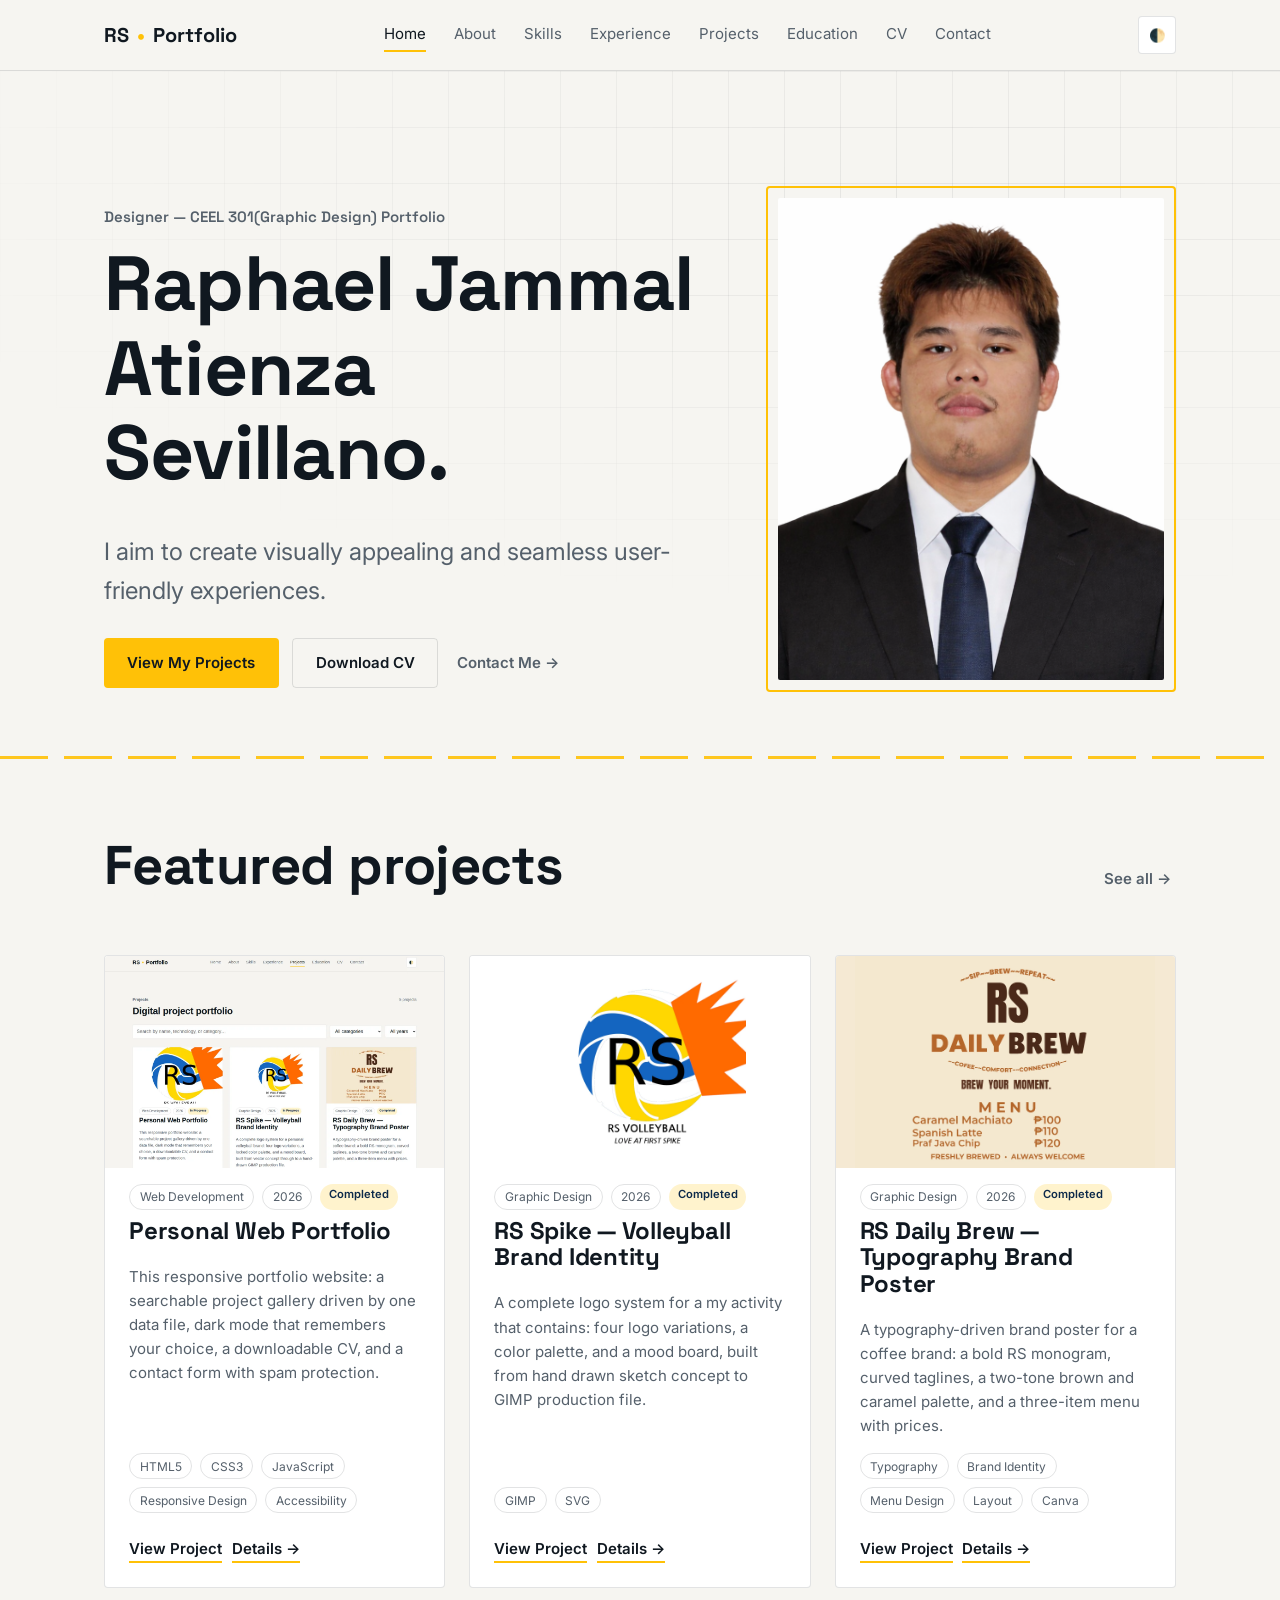
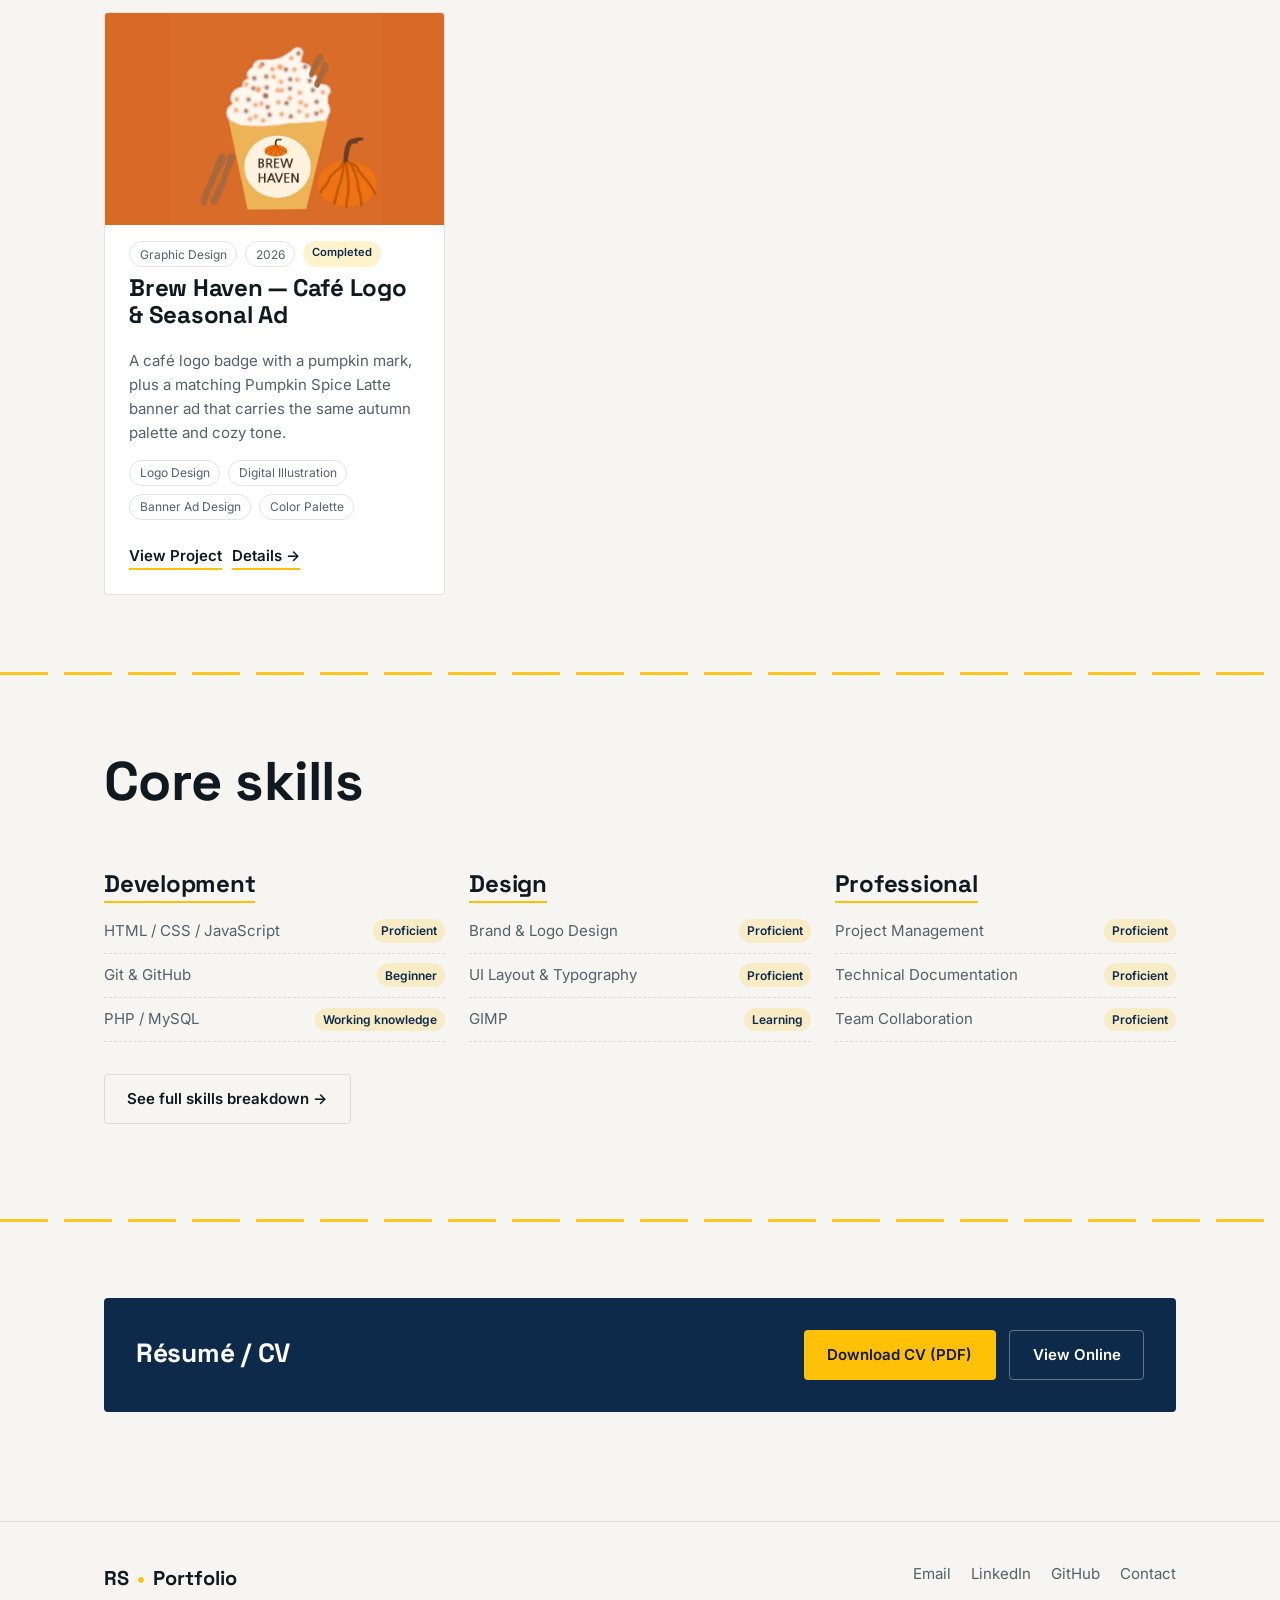
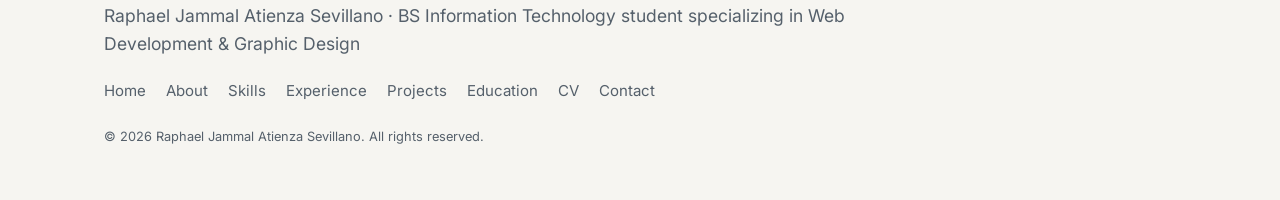
<file: index.html>
<!DOCTYPE html>
<html lang="en">
<head>
 <!-- Google tag (gtag.js) -->
<script async src="https://googletagmanager.com"></script>
<script>
  window.dataLayer = window.dataLayer || [];
  function gtag(){dataLayer.push(arguments);}
  gtag('js', new Date());

  gtag('config', 'G-WEVZQGVQ27');
</script> 
<meta charset="UTF-8" />
<meta name="viewport" content="width=device-width, initial-scale=1.0" />
<title>Raphael Jammal Atienza Sevillano. | Web Developer & Designer Portfolio</title>
<meta name="description" content="Portfolio of Raphael Jammal A. Sevillano — web developer and designer. Browse projects, skills, and experience, and download my CV." />
<link rel="canonical" href="https://raphaelsevillano-cmd.github.io/" />
<meta property="og:type" content="website" />
<meta property="og:site_name" content="Raphael Jammal Atienza. Sevillano — Portfolio" />
<meta property="og:title" content="Raphael Jammal Atienza. Sevillano | Web Developer &amp; Designer Portfolio" />
<meta property="og:description" content="Portfolio of Raphael Jammal A. Sevillano — web developer and designer. Browse projects, skills, and experience, and download my CV." />
<meta property="og:url" content="https://raphaelsevillano-cmd.github.io/" />
<meta property="og:image" content="https://raphaelsevillano-cmd.github.io/assets/images/raprap.png" />
<meta property="og:image:alt" content="Portrait of Raphael Jammal Atienza. Sevillano" />
<meta name="twitter:card" content="summary_large_image" />
<meta name="twitter:title" content="Raphael Jammal Atienza. Sevillano | Web Developer &amp; Designer Portfolio" />
<meta name="twitter:description" content="Portfolio of Raphael Jammal Atienza. Sevillano — web developer and designer. Browse projects, skills, and experience, and download my CV." />
<meta name="twitter:image" content="https://raphaelsevillano-cmd.github.io/assets/images/raprap.png" />
<meta name="keywords" content="Raphael, web developer portfolio, front-end developer, designer, RS Spike, student portfolio" />
<link rel="icon" href="data:," />
<link rel="preconnect" href="https://fonts.googleapis.com" />
<link rel="preconnect" href="https://fonts.gstatic.com" crossorigin />
<link href="https://fonts.googleapis.com/css2?family=Space+Grotesk:wght@500;600;700&family=Inter:wght@400;500;600&display=swap" rel="stylesheet" />
<link rel="stylesheet" href="./css/style.css" />
</head>
<body>  
 
<header class="site-header">
  <nav class="nav">
    <a href="index.html" class="brand-mark">RS<span class="dot">•</span>Portfolio</a>
    <div class="nav-links" data-nav-links>
      <a href="index.html" aria-current="page">Home</a>
      <a href="about.html">About</a>
      <a href="skills.html">Skills</a>
      <a href="experience.html">Experience</a>
      <a href="projects.html">Projects</a>
      <a href="education.html">Education</a>
      <a href="about.html#cv">CV</a>
      <a href="contact.html">Contact</a>
    </div>
    <div class="nav-controls">
      <button class="theme-toggle" data-theme-toggle aria-label="Toggle dark mode">🌓</button>
      <button class="menu-btn" data-menu-toggle aria-label="Open menu" aria-expanded="false">
        <svg viewBox="0 0 24 24" fill="none" stroke="currentColor" stroke-width="2"><path d="M3 6h18M3 12h18M3 18h18"/></svg>
      </button>
    </div>
  </nav>
</header>

<main>
  <section class="hero">
    <div class="wrap hero-grid">
      <div>
        <p class="eyebrow">Designer — CEEL 301(Graphic Design) Portfolio</p>
        <h1>Raphael Jammal Atienza Sevillano.</h1>
        <p class="tagline">I aim to create visually appealing and seamless user-friendly experiences.</p>
        <div class="hero-actions">
          <a href="projects.html" class="btn btn-primary">View My Projects</a>
          <a href="assets/Raphael Sevillano CV Resume (1).pdf" class="btn btn-outline" download>Download CV</a>
          <a href="contact.html" class="btn btn-ghost">Contact Me →</a>
        </div>
      </div>
      <div class="portrait-frame">
        <img src="assets/images/raprap.png" alt="Portrait of Raphael Jammal A. Sevillano" />
      </div>
    </div>
  </section>

  <hr class="court-rule" />

  <section>
    <div class="wrap">
      <div class="section-head">
        <h2>Featured projects</h2>
        <a href="projects.html" class="btn-ghost btn">See all →</a>
      </div>
      <div class="project-grid" data-project-grid data-base-path="" data-featured-only="true"></div>
    </div>
  </section>

  <hr class="court-rule" />

  <section>
    <div class="wrap">
      <div class="section-head"><h2>Core skills</h2></div>
      <div class="skills-grid">
        <div class="skill-category">
          <h3>Development</h3>
          <ul class="skill-list">
            <li>HTML / CSS / JavaScript <span class="level">Proficient</span></li>
            <li>Git &amp; GitHub <span class="level">Beginner</span></li>
            <li>PHP / MySQL <span class="level">Working knowledge</span></li>
          </ul>
        </div>
        <div class="skill-category">
          <h3>Design</h3>
          <ul class="skill-list">
            <li>Brand &amp; Logo Design <span class="level">Proficient</span></li>
            <li>UI Layout &amp; Typography <span class="level">Proficient</span></li>
            <li>GIMP <span class="level">Learning</span></li>
          </ul>
        </div>
        <div class="skill-category">
          <h3>Professional</h3>
          <ul class="skill-list">
            <li>Project Management <span class="level">Proficient</span></li>
            <li>Technical Documentation <span class="level">Proficient</span></li>
            <li>Team Collaboration <span class="level">Proficient</span></li>
          </ul>
        </div>
      </div>
      <p class="mt-2"><a href="skills.html" class="btn btn-outline">See full skills breakdown →</a></p>
    </div>
  </section>

  <hr class="court-rule" />

  <section id="cv">
    <div class="wrap">
      <div class="cv-box">
        <div>
          <h2 style="margin-bottom:0.25rem;">Résumé / CV</h2>
        </div>
        <div class="hero-actions">
          <a href="assets/Raphael Sevillano CV Resume (1).pdf" class="btn btn-primary" download>Download CV (PDF)</a>
          <a href="assets/Raphael Sevillano CV Resume (1).pdf" class="btn btn-outline" target="_blank" rel="noopener">View Online</a>
        </div>
      </div>
    </div>
  </section>
</main>

<!-- Project details popup -->
<dialog class="modal" id="project-dialog" aria-labelledby="project-dialog-title">
  <div class="modal-inner">
    <button type="button" class="modal-close" data-close-dialog aria-label="Close project details">×</button>
    <div id="project-dialog-body"></div>
  </div>
</dialog>

<footer class="site-footer">  
  <div class="wrap">
    <div class="footer-grid">
      <div>
        <div class="brand-mark">RS<span class="dot">•</span>Portfolio</div>
        <p style="margin:0.5rem 0 0;">Raphael Jammal Atienza Sevillano · BS Information Technology student specializing in Web Development &amp; Graphic Design</p>
      </div>
      <div class="footer-links">
        <a href="mailto:rasevillano@ccc.edu.ph">Email</a>
        <a href="https://www.linkedin.com/in/raphael-sevillano-60b64a396/?isSelfProfile=true" target="_blank" rel="noopener">LinkedIn</a>
        <a href="https://github.com/RaphaelSevillano-cmd" target="_blank" rel="noopener">GitHub</a>
        <a href="contact.html">Contact</a>
      </div>
    </div>
    <nav class="footer-quick" aria-label="Footer">
      <a href="index.html">Home</a>
      <a href="about.html">About</a>
      <a href="skills.html">Skills</a>
      <a href="experience.html">Experience</a>
      <a href="projects.html">Projects</a>
      <a href="education.html">Education</a>
      <a href="about.html#cv">CV</a>
      <a href="contact.html">Contact</a>
    </nav>
    <p class="copyright">© 2026 Raphael Jammal Atienza Sevillano. All rights reserved.</p>
  </div>
</footer>

<script src="./projects-data.js"></script>
<script src="./main.js"></script>
<script src="./goatcounter.js"></script>
</body>
</html>
</file>
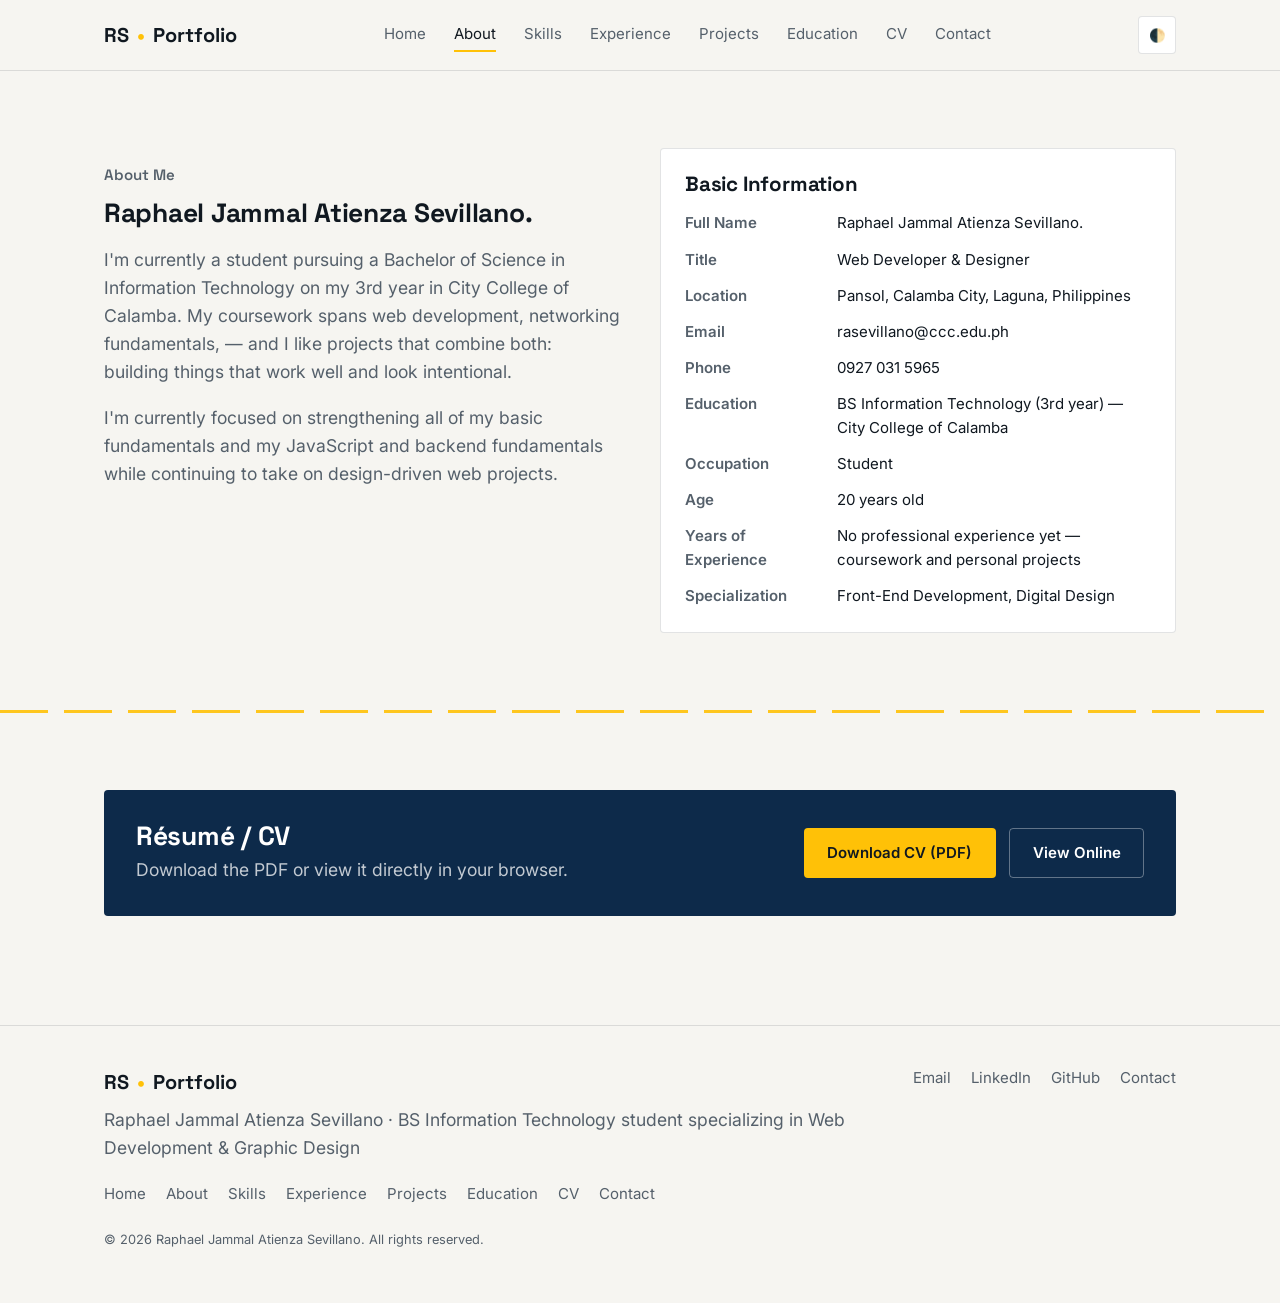
<file: about.html>
<!DOCTYPE html>
<html lang="en">
<head>
 <!-- Google tag (gtag.js) -->
<script async src="https://googletagmanager.com"></script>
<script>
  window.dataLayer = window.dataLayer || [];
  function gtag(){dataLayer.push(arguments);}
  gtag('js', new Date());

  gtag('config', 'G-WEVZQGVQ27');
</script>
<meta charset="UTF-8" />
<meta name="viewport" content="width=device-width, initial-scale=1.0" />
<title>About | Raphael Jammal Atienza Sevillano.</title>
<meta name="description" content="About Raphael Jammal Atienza. Sevillano — background, specializations, and professional summary." />
<link rel="canonical" href="https://raphaelsevillano-cmd.github.io/about.html" />
<meta property="og:type" content="website" />
<meta property="og:site_name" content="Raphael Jammal Atienza. Sevillano — Portfolio" />
<meta property="og:title" content="About | Raphael Jammal Atienza. Sevillano" />
<meta property="og:description" content="About Raphael Jammal Atienza. Sevillano — background, specializations, and professional summary." />
<meta property="og:url" content="https://raphaelsevillano-cmd.github.io/about.html" />
<meta property="og:image" content="https://raphaelsevillano-cmd.github.io/assets/images/raprap.jpeg" />
<meta property="og:image:alt" content="Portrait of Raphael Jammal Atienza. Sevillano" />
<meta name="twitter:card" content="summary_large_image" />
<meta name="twitter:title" content="About | Raphael Jammal Atienza. Sevillano" />
<meta name="twitter:description" content="About Raphael Jammal Atienza. Sevillano — background, specializations, and professional summary." />
<meta name="twitter:image" content="https://raphaelsevillano-cmd.github.io/assets/images/raprap.jpeg" />
<link rel="icon" href="data:," />
<link rel="preconnect" href="https://fonts.googleapis.com" />
<link rel="preconnect" href="https://fonts.gstatic.com" crossorigin />
<link href="https://fonts.googleapis.com/css2?family=Space+Grotesk:wght@500;600;700&family=Inter:wght@400;500;600&display=swap" rel="stylesheet" />
<link rel="stylesheet" href="./css/style.css" />
</head> 
<body>
 
<header class="site-header">
  <nav class="nav">
    <a href="index.html" class="brand-mark">RS<span class="dot">•</span>Portfolio</a>
    <div class="nav-links" data-nav-links>
      <a href="index.html">Home</a>
      <a href="about.html" aria-current="page">About</a>
      <a href="skills.html">Skills</a>
      <a href="experience.html">Experience</a>
      <a href="projects.html">Projects</a>
      <a href="education.html">Education</a>
      <a href="about.html#cv">CV</a>
      <a href="contact.html">Contact</a>
    </div>
    <div class="nav-controls">
      <button class="theme-toggle" data-theme-toggle aria-label="Toggle dark mode">🌓</button>
      <button class="menu-btn" data-menu-toggle aria-label="Open menu" aria-expanded="false">
        <svg viewBox="0 0 24 24" fill="none" stroke="currentColor" stroke-width="2"><path d="M3 6h18M3 12h18M3 18h18"/></svg>
      </button>
    </div>
  </nav>
</header>

<main>
  <section>
    <div class="wrap about-grid">
      <div>
        <p class="eyebrow">About Me</p>
        <h1>Raphael Jammal Atienza Sevillano.</h1>

        <p>
          <!-- EDIT ME: replace with your real bio — who you are, your background,
               areas of expertise, the kinds of projects you've completed, and your
               professional goals. Two to three short paragraphs read best. -->
          I'm currently a student pursuing a Bachelor of Science in Information Technology on my 3rd year in City College of Calamba.
           My coursework spans web development, networking fundamentals, — and I like
          projects that combine both: building things that work well and look intentional.
        </p>
        
        <p>
          I'm currently focused on strengthening all of my basic fundamentals and my JavaScript and backend
          fundamentals while continuing to take on design-driven web
          projects.
        </p>
      </div>
      <div>
        <div class="card">
          <h3 style="margin-bottom:1rem;">Basic Information</h3>
          <dl class="info-list">
            <div><dt>Full Name</dt><dd>Raphael Jammal Atienza Sevillano.</dd></div>
            <div><dt>Title</dt><dd>Web Developer &amp; Designer</dd></div>
            <div><dt>Location</dt><dd>Pansol, Calamba City, Laguna, Philippines</dd></div>
            <div><dt>Email</dt><dd><a href="mailto:rasevillano@ccc.edu.ph">rasevillano@ccc.edu.ph</a></dd></div>
            <div><dt>Phone</dt><dd><a href="tel:+639270315965">0927 031 5965</a></dd></div>
            <div><dt>Education</dt><dd>BS Information Technology (3rd year) — City College of Calamba</dd></div>
            <div><dt>Occupation</dt><dd>Student</dd></div>
            <div><dt>Age</dt><dd>20 years old </dd></div>
            <div><dt>Years of Experience</dt><dd>No professional experience yet — coursework and personal projects</dd></div> 
            <div><dt>Specialization</dt><dd>Front-End Development, Digital Design</dd></div>
          </dl>
        </div>
      </div>
    </div>
  </section>

  <hr class="court-rule" />

  <section id="cv">
    <div class="wrap">
      <div class="cv-box">
        <div>
          <h2 style="margin-bottom:0.25rem;">Résumé / CV</h2>
          <p>Download the PDF or view it directly in your browser.</p>
        </div>
        <div class="hero-actions">
          <a href="assets/Raphael Sevillano CV Resume (1).pdf" class="btn btn-primary" download>Download CV (PDF)</a>
          <a href="assets/Raphael Sevillano CV Resume (1).pdf" class="btn btn-outline" target="_blank" rel="noopener">View Online</a>
        </div>
      </div>
    </div>
  </section>
</main>

<footer class="site-footer">
  <div class="wrap">
    <div class="footer-grid">
      <div>
        <div class="brand-mark">RS<span class="dot">•</span>Portfolio</div>
        <p style="margin:0.5rem 0 0;">Raphael Jammal Atienza Sevillano · BS Information Technology student specializing in Web Development &amp; Graphic Design</p>
      </div>
      <div class="footer-links">
        <a href="mailto:rasevillano@ccc.edu.ph">Email</a>
        <a href="https://www.linkedin.com/in/raphael-sevillano-60b64a396/?isSelfProfile=true" target="_blank" rel="noopener">LinkedIn</a>
        <a href="https://github.com/RaphaelSevillano-cmd" target="_blank" rel="noopener">GitHub</a>
        <a href="contact.html">Contact</a>
      </div>
    </div>
    <nav class="footer-quick" aria-label="Footer">
      <a href="index.html">Home</a>
      <a href="about.html">About</a>
      <a href="skills.html">Skills</a>
      <a href="experience.html">Experience</a>
      <a href="projects.html">Projects</a>
      <a href="education.html">Education</a>
      <a href="about.html#cv">CV</a>
      <a href="contact.html">Contact</a>
    </nav>
    <p class="copyright">© 2026 Raphael Jammal Atienza Sevillano. All rights reserved.</p>
  </div>
</footer>

<script src="./main.js"></script>
<script src="./goatcounter.js"></script>
</body>
</html>
</file>
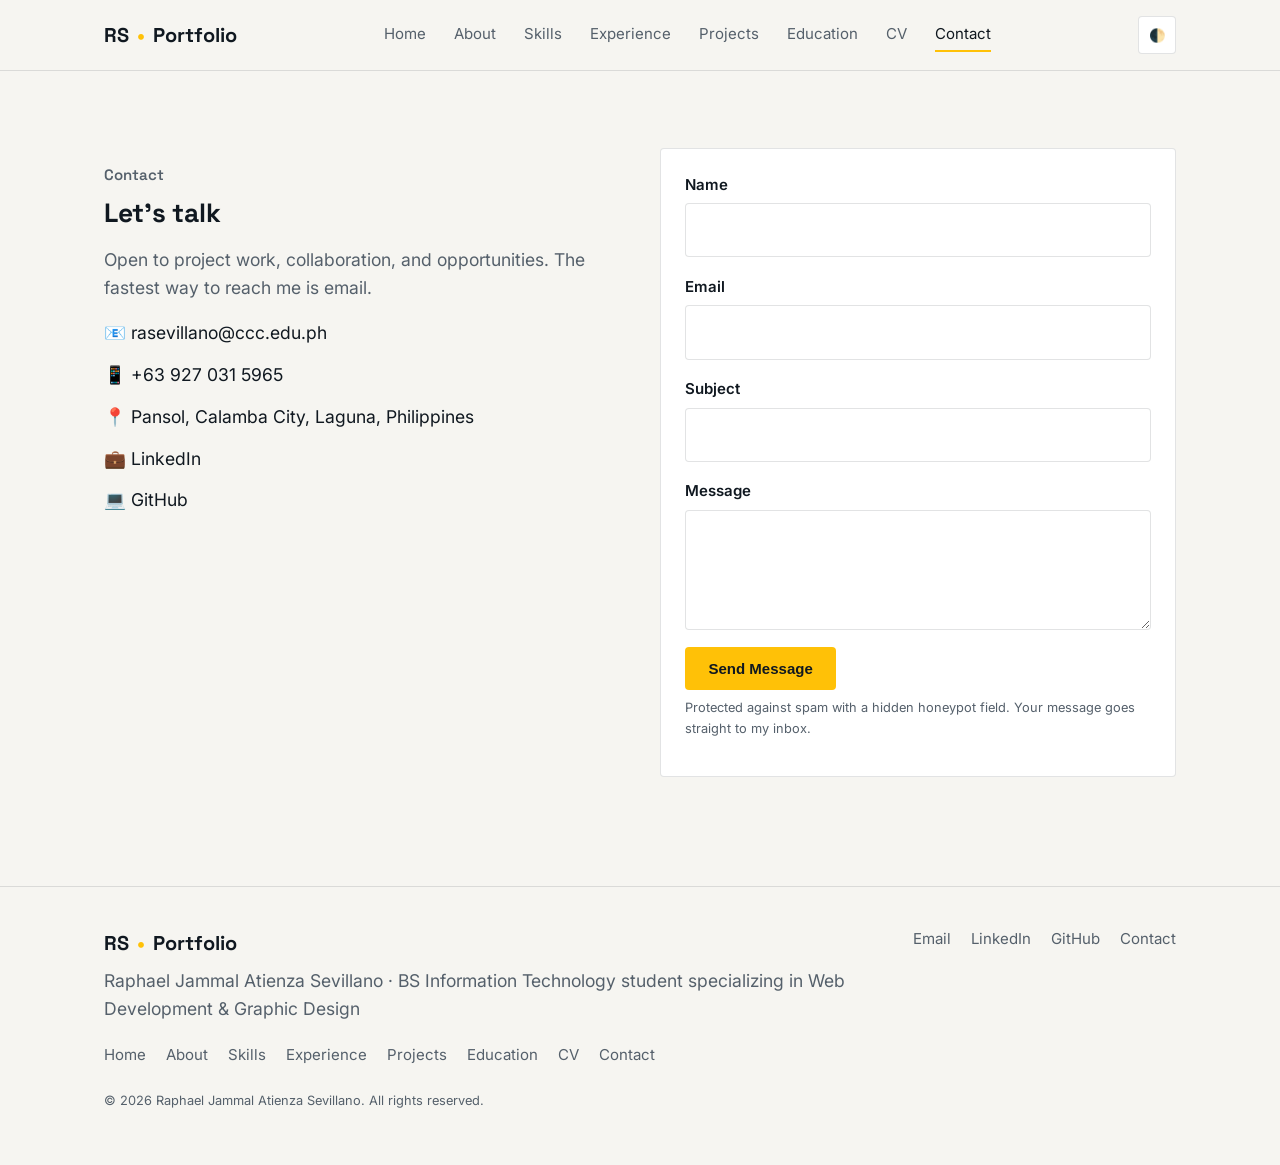
<file: contact.html>
<!DOCTYPE html>
<html lang="en">
<head>
<!-- Google tag (gtag.js) -->
<script async src="https://googletagmanager.com"></script>
<script>
  window.dataLayer = window.dataLayer || [];
  function gtag(){dataLayer.push(arguments);}
  gtag('js', new Date());

  gtag('config', 'G-WEVZQGVQ27');
</script>
<meta charset="UTF-8" />
<meta name="viewport" content="width=device-width, initial-scale=1.0" />
<title>Contact | Raphael Jammal A. Sevillano</title>
<meta name="description" content="Get in touch with Raphael Jammal A. Sevillano — email, phone, social links, and a contact form." />
<link rel="canonical" href="https://raphaelsevillano-cmd.github.io/contact.html" />
<meta property="og:type" content="website" />
<meta property="og:site_name" content="Raphael Jammal A. Sevillano — Portfolio" />
<meta property="og:title" content="Contact | Raphael Jammal A. Sevillano" />
<meta property="og:description" content="Get in touch with Raphael Jammal A. Sevillano — email, phone, social links, and a contact form." />
<meta property="og:url" content="https://raphaelsevillano-cmd.github.io/contact.html" />
<meta property="og:image" content="https://raphaelsevillano-cmd.github.io/assets/images/raprap.jpeg" />
<meta property="og:image:alt" content="Portrait of Raphael Jammal A. Sevillano" />
<meta name="twitter:card" content="summary_large_image" />
<meta name="twitter:title" content="Contact | Raphael Jammal A. Sevillano" />
<meta name="twitter:description" content="Get in touch with Raphael Jammal A. Sevillano — email, phone, social links, and a contact form." />
<meta name="twitter:image" content="https://raphaelsevillano-cmd.github.io/assets/images/raprap.jpeg" />
<link rel="icon" href="data:," />
<link rel="preconnect" href="https://fonts.googleapis.com" />
<link rel="preconnect" href="https://fonts.gstatic.com" crossorigin />
<link href="https://fonts.googleapis.com/css2?family=Space+Grotesk:wght@500;600;700&family=Inter:wght@400;500;600&display=swap" rel="stylesheet" />
<link rel="stylesheet" href="./css/style.css" />
</head>
<body>  

<header class="site-header">
  <nav class="nav">
    <a href="index.html" class="brand-mark">RS<span class="dot">•</span>Portfolio</a>
    <div class="nav-links" data-nav-links>
      <a href="index.html">Home</a>
      <a href="about.html">About</a>
      <a href="skills.html">Skills</a>
      <a href="experience.html">Experience</a>
      <a href="projects.html">Projects</a>
      <a href="education.html">Education</a>
      <a href="about.html#cv">CV</a>
      <a href="contact.html" aria-current="page">Contact</a>
    </div>
    <div class="nav-controls">
      <button class="theme-toggle" data-theme-toggle aria-label="Toggle dark mode">🌓</button>
      <button class="menu-btn" data-menu-toggle aria-label="Open menu" aria-expanded="false">
        <svg viewBox="0 0 24 24" fill="none" stroke="currentColor" stroke-width="2"><path d="M3 6h18M3 12h18M3 18h18"/></svg>
      </button>
    </div>
  </nav>
</header>

<main>
  <section>
    <div class="wrap contact-grid">
      <div>
        <p class="eyebrow">Contact</p>
        <h1>Let's talk</h1>
        <p>Open to project work, collaboration, and opportunities. The fastest way to reach me is email.</p>
        <ul class="contact-list">
          <li>📧 <a href="mailto:rasevillano@ccc.edu.ph">rasevillano@ccc.edu.ph</a></li>
          <li>📱 <a href="tel:+639270315965">+63 927 031 5965</a></li>
          <li>📍 Pansol, Calamba City, Laguna, Philippines</li>
          <li>💼 <a href="https://www.linkedin.com/in/raphael-sevillano-60b64a396/?isSelfProfile=true" target="_blank" rel="noopener">LinkedIn</a></li>
          <li>💻 <a href="https://github.com/RaphaelSevillano-cmd" target="_blank" rel="noopener">GitHub</a></li>
        </ul>
      </div>

      <div class="card">
        <!--
          EDIT ME: This form posts to Formspree (https://formspree.io) — a free
          service made for exactly this: a static site with no backend, that
          still needs to receive real form submissions by email.

          1. Create a free account at formspree.io
          2. Create a form and copy your endpoint, e.g. https://formspree.io/f/abcdwxyz
          3. Replace the action="" value below with that URL.

          Until you do that, the form will fall back to opening the visitor's
          email client instead (see js/main.js), so it never fails silently.
        -->
        <form data-contact-form action="https://formspree.io/f/mzednyoq" method="POST">
          <div class="hp-field" aria-hidden="true">
            <label for="company">Company</label>
            <input type="text" id="company" name="company" tabindex="-1" autocomplete="off" />
          </div>
          <div class="field">
            <label for="name">Name</label>
            <input type="text" id="name" name="name" required />
          </div>
          <div class="field">
            <label for="email">Email</label>
            <input type="email" id="email" name="email" required />
          </div>
          <div class="field">
            <label for="subject">Subject</label>
            <input type="text" id="subject" name="subject" required />
          </div>
          <div class="field">
            <label for="message">Message</label>
            <textarea id="message" name="message" required></textarea>
          </div>
          <button type="submit" class="btn btn-primary">Send Message</button>
          <p class="form-note">Protected against spam with a hidden honeypot field. Your message goes straight to my inbox.</p>
        </form>
      </div>
    </div>
  </section>
</main>

<footer class="site-footer">
  <div class="wrap">
    <div class="footer-grid">
      <div>
        <div class="brand-mark">RS<span class="dot">•</span>Portfolio</div>
        <p style="margin:0.5rem 0 0;">Raphael Jammal Atienza Sevillano · BS Information Technology student specializing in Web Development &amp; Graphic Design</p>
      </div>
      <div class="footer-links">
        <a href="mailto:rasevillano@ccc.edu.ph">Email</a>
        <a href="https://www.linkedin.com/in/raphael-sevillano-60b64a396/?isSelfProfile=true" target="_blank" rel="noopener">LinkedIn</a>
        <a href="https://github.com/RaphaelSevillano-cmd" target="_blank" rel="noopener">GitHub</a>
        <a href="contact.html">Contact</a>
      </div>
    </div>
    <nav class="footer-quick" aria-label="Footer">
      <a href="index.html">Home</a>
      <a href="about.html">About</a>
      <a href="skills.html">Skills</a>
      <a href="experience.html">Experience</a>
      <a href="projects.html">Projects</a>
      <a href="education.html">Education</a>
      <a href="about.html#cv">CV</a>
      <a href="contact.html">Contact</a>
    </nav>
    <p class="copyright">© 2026 Raphael Jammal Atienza Sevillano. All rights reserved.</p>
  </div>
</footer>

<script src="./main.js"></script>
<script src="./goatcounter.js"></script>
</body>
</html>
</file>
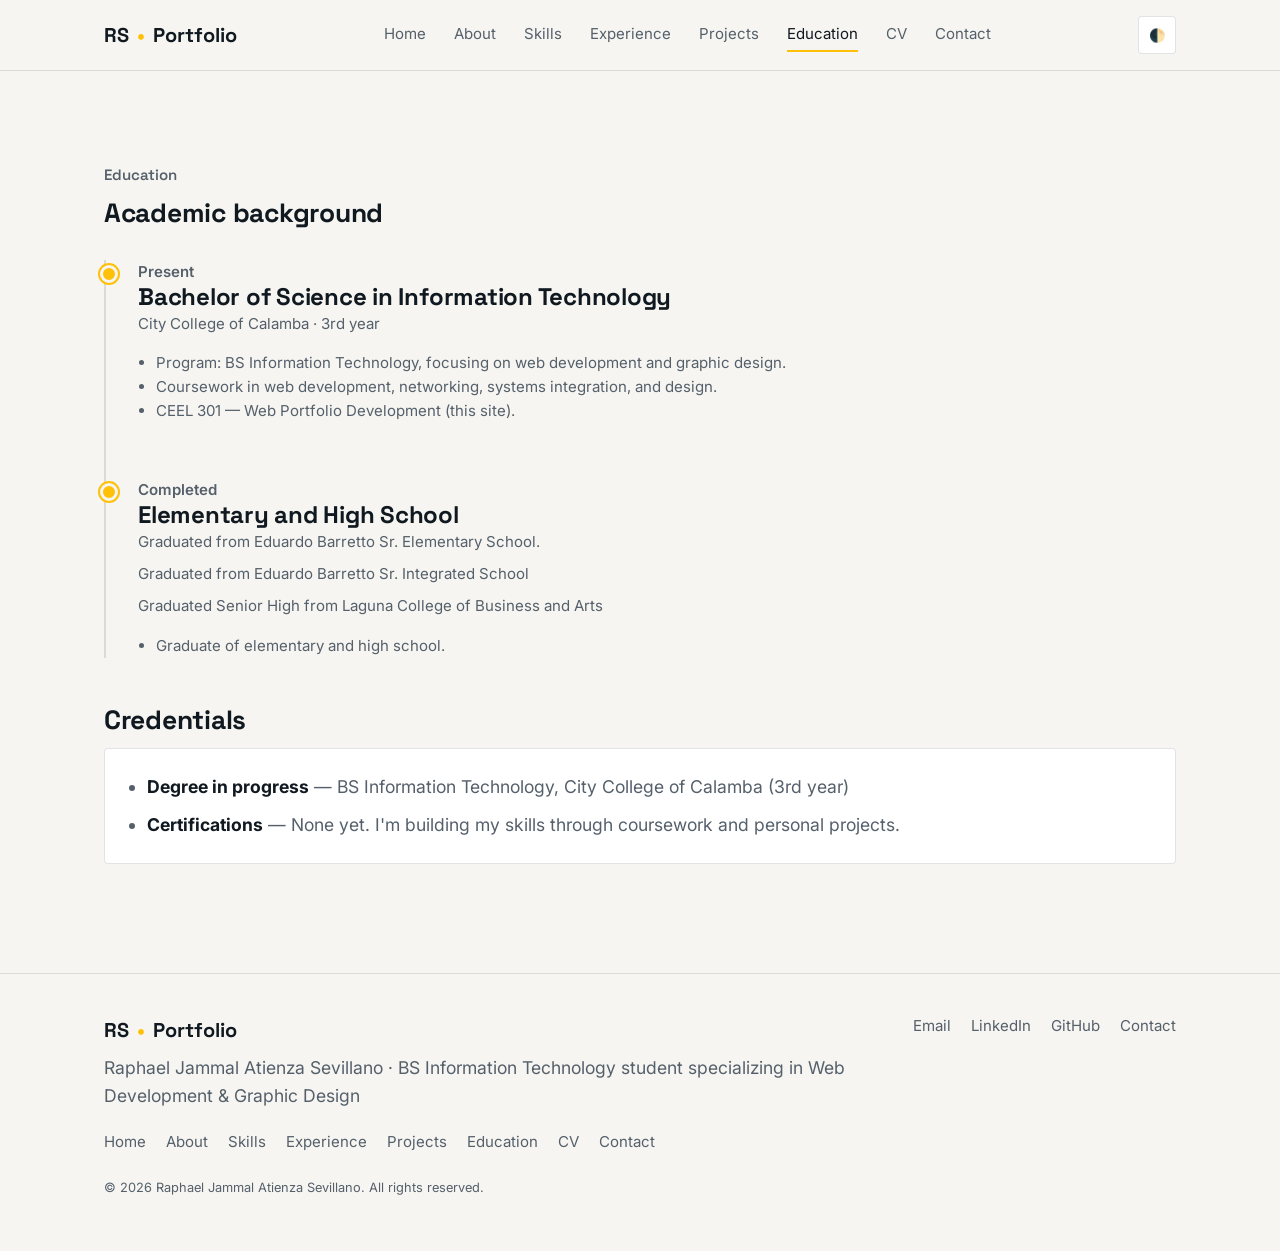
<file: education.html>
<!DOCTYPE html>
<html lang="en">
<head>
 <!-- Google tag (gtag.js) -->
<script async src="https://googletagmanager.com"></script>
<script>
  window.dataLayer = window.dataLayer || [];
  function gtag(){dataLayer.push(arguments);}
  gtag('js', new Date());

  gtag('config', 'G-WEVZQGVQ27');
</script>
<meta charset="UTF-8" />
<meta name="viewport" content="width=device-width, initial-scale=1.0" />
<title>Education | Raphael Jammal A. Sevillano</title>
<meta name="description" content="Educational background of Raphael Jammal A. Sevillano." />
<link rel="canonical" href="https://raphaelsevillano-cmd.github.io/education.html" />
<meta property="og:type" content="website" />
<meta property="og:site_name" content="Raphael Jammal A. Sevillano — Portfolio" />
<meta property="og:title" content="Education | Raphael Jammal A. Sevillano" />
<meta property="og:description" content="Educational background of Raphael Jammal A. Sevillano." />
<meta property="og:url" content="https://raphaelsevillano-cmd.github.io/education.html" />
<meta property="og:image" content="https://raphaelsevillano-cmd.github.io/assets/images/raprap.jpeg" />
<meta property="og:image:alt" content="Portrait of Raphael Jammal A. Sevillano" />
<meta name="twitter:card" content="summary_large_image" />
<meta name="twitter:title" content="Education | Raphael Jammal A. Sevillano" />
<meta name="twitter:description" content="Educational background of Raphael Jammal A. Sevillano." />
<meta name="twitter:image" content="https://raphaelsevillano-cmd.github.io/assets/images/raprap.jpeg" />
<link rel="icon" href="data:," />
<link rel="preconnect" href="https://fonts.googleapis.com" />
<link rel="preconnect" href="https://fonts.gstatic.com" crossorigin />
<link href="https://fonts.googleapis.com/css2?family=Space+Grotesk:wght@500;600;700&family=Inter:wght@400;500;600&display=swap" rel="stylesheet" />
<link rel="stylesheet" href="./css/style.css" />
</head>
<body>
 
<header class="site-header">
  <nav class="nav">
    <a href="index.html" class="brand-mark">RS<span class="dot">•</span>Portfolio</a>
    <div class="nav-links" data-nav-links>
      <a href="index.html">Home</a>
      <a href="about.html">About</a>
      <a href="skills.html">Skills</a>
      <a href="experience.html">Experience</a>
      <a href="projects.html">Projects</a>
      <a href="education.html" aria-current="page">Education</a>
      <a href="about.html#cv">CV</a>
      <a href="contact.html">Contact</a>
    </div>
    <div class="nav-controls">
      <button class="theme-toggle" data-theme-toggle aria-label="Toggle dark mode">🌓</button>
      <button class="menu-btn" data-menu-toggle aria-label="Open menu" aria-expanded="false">
        <svg viewBox="0 0 24 24" fill="none" stroke="currentColor" stroke-width="2"><path d="M3 6h18M3 12h18M3 18h18"/></svg>
      </button>
    </div>
  </nav>
</header>

<main>
  <section>
    <div class="wrap">
      <p class="eyebrow">Education</p>
      <h1>Academic background</h1>
      <div class="timeline mt-2">
        <div class="timeline-item">
          <div class="dates">Present</div>
          <h3>Bachelor of Science in Information Technology</h3>
          <div class="org">City College of Calamba · 3rd year</div>
          <ul>
            <li>Program: BS Information Technology, focusing on web development and graphic design.</li>
            <li>Coursework in web development, networking, systems integration, and design.</li>
            <li>CEEL 301 — Web Portfolio Development (this site).</li>
          </ul>
        </div>
        <div class="timeline-item">
          <div class="dates">Completed</div>
          <h3>Elementary and High School</h3>
          <div class="org">Graduated from  Eduardo Barretto Sr. Elementary School.</div>
          <div class="org">Graduated from Eduardo Barretto Sr. Integrated School </div>
          <div class="org">Graduated Senior High from Laguna College of Business and Arts</div>
          <ul>
            <li>Graduate of elementary and high school.</li>
          </ul>
        </div>
      </div>
      <h2 style="margin-top:3rem;">Credentials</h2>
      <div class="card">
        <ul class="cred-list">
          <li><strong>Degree in progress</strong> — BS Information Technology, City College of Calamba (3rd year)</li>
          <li><strong>Certifications</strong> — None yet. I'm building my skills through coursework and personal projects.</li>
        </ul>
        <!-- When you earn a certificate, add a line like this:
        <li><strong>Certificate name</strong> — Issuing organization · Year · Credential ID (if any)</li> -->
      </div>
    </div>
  </section>
</main>

<footer class="site-footer">
  <div class="wrap">
    <div class="footer-grid">
      <div>
        <div class="brand-mark">RS<span class="dot">•</span>Portfolio</div>
        <p style="margin:0.5rem 0 0;">Raphael Jammal Atienza Sevillano · BS Information Technology student specializing in Web Development &amp; Graphic Design</p>
      </div>
      <div class="footer-links">
        <a href="mailto:rasevillano@ccc.edu.ph">Email</a>
        <a href="https://www.linkedin.com/in/raphael-sevillano-60b64a396/?isSelfProfile=true" target="_blank" rel="noopener">LinkedIn</a>
        <a href="https://github.com/RaphaelSevillano-cmd" target="_blank" rel="noopener">GitHub</a>
        <a href="contact.html">Contact</a>
      </div>
    </div>
    <nav class="footer-quick" aria-label="Footer">
      <a href="index.html">Home</a>
      <a href="about.html">About</a>
      <a href="skills.html">Skills</a>
      <a href="experience.html">Experience</a>
      <a href="projects.html">Projects</a>
      <a href="education.html">Education</a>
      <a href="about.html#cv">CV</a>
      <a href="contact.html">Contact</a>
    </nav>
    <p class="copyright">© 2026 Raphael Jammal Atienza Sevillano. All rights reserved.</p>
  </div>
</footer>

<script src="./main.js"></script>
<script src="./goatcounter.js"></script>
</html>
</file>
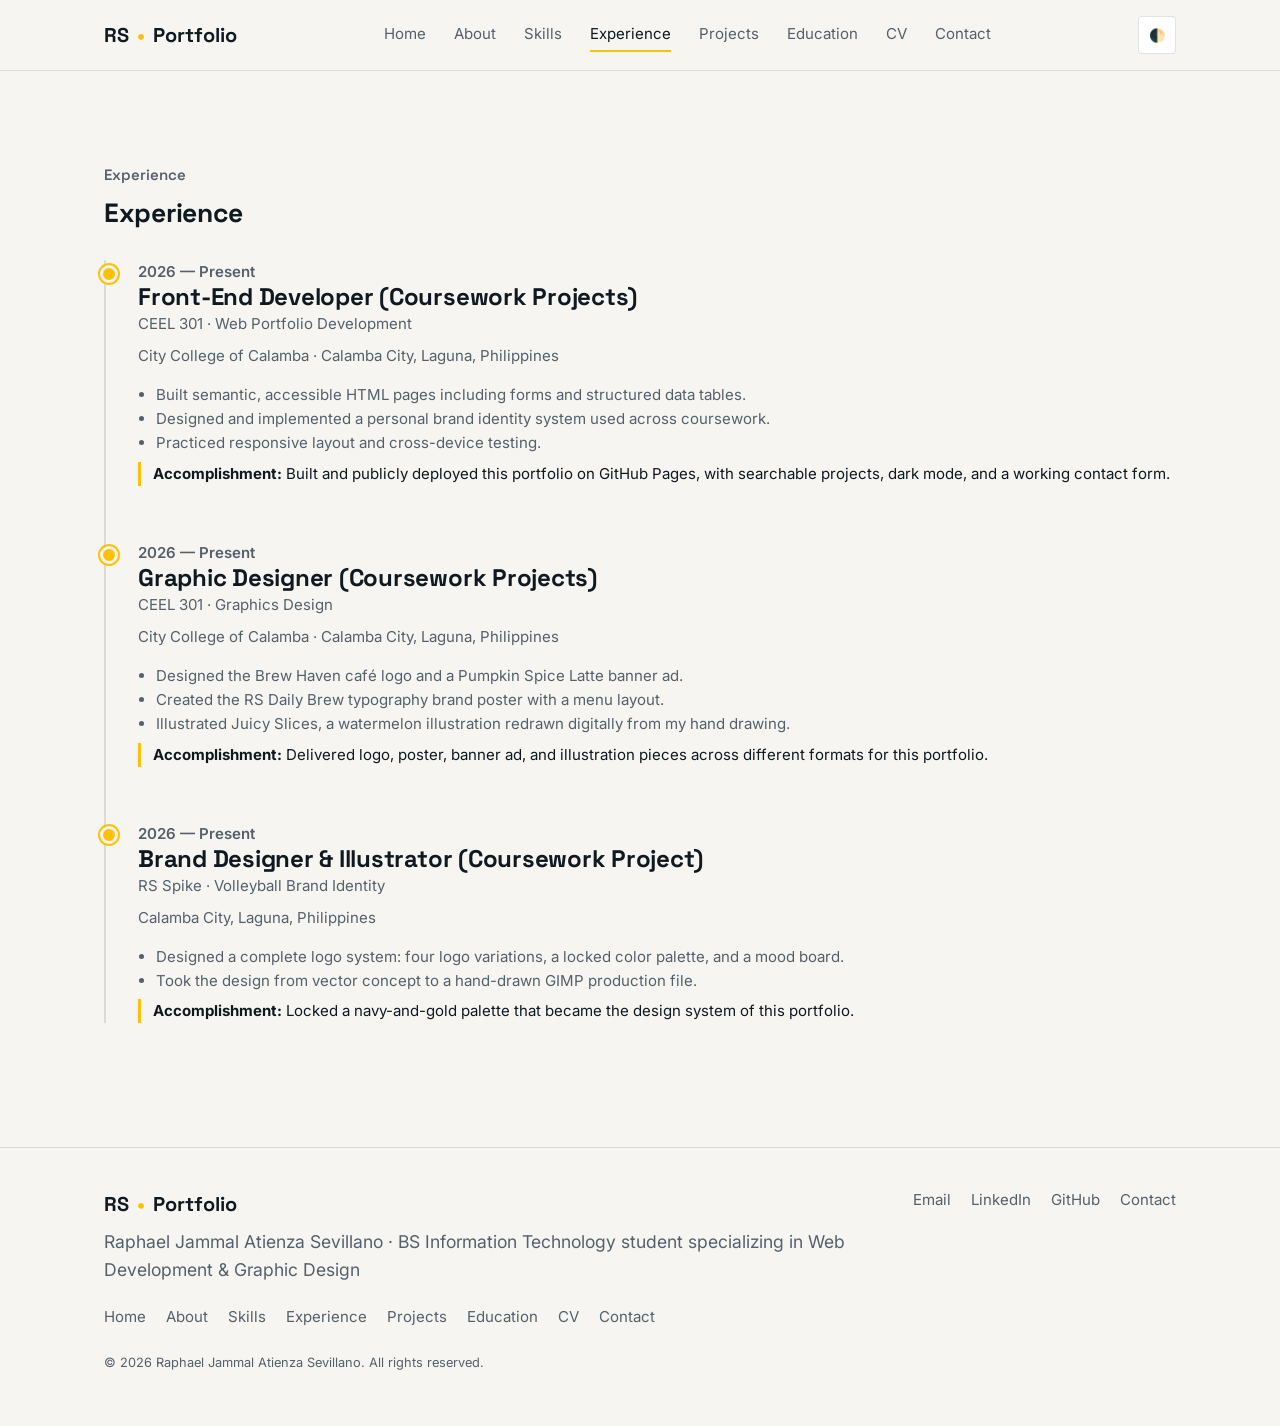
<file: experience.html>
<!DOCTYPE html>
<html lang="en">
<head>
<!-- Google tag (gtag.js) -->
<script async src="https://googletagmanager.com"></script>
<script>
  window.dataLayer = window.dataLayer || [];
  function gtag(){dataLayer.push(arguments);}
  gtag('js', new Date());

  gtag('config', 'G-WEVZQGVQ27');
</script>
<meta charset="UTF-8" />
<meta name="viewport" content="width=device-width, initial-scale=1.0" />
<title>Experience | Raphael Jammal A. Sevillano</title>
<meta name="description" content="Professional and academic experience timeline for Raphael Jammal A. Sevillano" />
<link rel="canonical" href="https://raphaelsevillano-cmd.github.io/experience.html" />
<meta property="og:type" content="website" />
<meta property="og:site_name" content="Raphael Jammal A. Sevillano — Portfolio" />
<meta property="og:title" content="Experience | Raphael Jammal A. Sevillano" />
<meta property="og:description" content="Professional and academic experience timeline for Raphael Jammal A. Sevillano" />
<meta property="og:url" content="https://raphaelsevillano-cmd.github.io/experience.html" />
<meta property="og:image" content="https://raphaelsevillano-cmd.github.io/assets/images/raprap.jpeg" />
<meta property="og:image:alt" content="Portrait of Raphael Jammal A. Sevillano" />
<meta name="twitter:card" content="summary_large_image" />
<meta name="twitter:title" content="Experience | Raphael Jammal A. Sevillano" />
<meta name="twitter:description" content="Professional and academic experience timeline for Raphael Jammal A. Sevillano" />
<meta name="twitter:image" content="https://raphaelsevillano-cmd.github.io/assets/images/raprap.jpeg" />
<link rel="icon" href="data:," />
<link rel="preconnect" href="https://fonts.googleapis.com" />
<link rel="preconnect" href="https://fonts.gstatic.com" crossorigin />
<link href="https://fonts.googleapis.com/css2?family=Space+Grotesk:wght@500;600;700&family=Inter:wght@400;500;600&display=swap" rel="stylesheet" />
<link rel="stylesheet" href="./css/style.css" />
</head> 
<body> 

<header class="site-header">
  <nav class="nav">
    <a href="index.html" class="brand-mark">RS<span class="dot">•</span>Portfolio</a>
    <div class="nav-links" data-nav-links>
      <a href="index.html">Home</a>
      <a href="about.html">About</a>
      <a href="skills.html">Skills</a>
      <a href="experience.html" aria-current="page">Experience</a>
      <a href="projects.html">Projects</a>
      <a href="education.html">Education</a>
      <a href="about.html#cv">CV</a>
      <a href="contact.html">Contact</a>
    </div>
    <div class="nav-controls">
      <button class="theme-toggle" data-theme-toggle aria-label="Toggle dark mode">🌓</button>
      <button class="menu-btn" data-menu-toggle aria-label="Open menu" aria-expanded="false">
        <svg viewBox="0 0 24 24" fill="none" stroke="currentColor" stroke-width="2"><path d="M3 6h18M3 12h18M3 18h18"/></svg>
      </button>
    </div>
  </nav>
</header>

<main>
  <section>
    <div class="wrap">
      <p class="eyebrow">Experience</p>
      <h1>Experience</h1>
            <div class="timeline mt-2">
        <div class="timeline-item">
          <div class="dates">2026 — Present</div>
          <h3>Front-End Developer (Coursework Projects)</h3>
          <div class="org">CEEL 301 · Web Portfolio Development</div>
          <div class="org">City College of Calamba · Calamba City, Laguna, Philippines</div>
          <ul>
            <li>Built semantic, accessible HTML pages including forms and structured data tables.</li>
            <li>Designed and implemented a personal brand identity system used across coursework.</li>
            <li>Practiced responsive layout and cross-device testing.</li>
            <li class="accomplishment"><strong>Accomplishment:</strong> Built and publicly deployed this portfolio on GitHub Pages, with searchable projects, dark mode, and a working contact form.</li>
          </ul>
        </div>
        <div class="timeline-item">
          <div class="dates">2026 — Present</div>
          <h3>Graphic Designer (Coursework Projects)</h3>
          <div class="org">CEEL 301 · Graphics Design</div>
          <div class="org">City College of Calamba · Calamba City, Laguna, Philippines</div>
          <ul>
            <li>Designed the Brew Haven café logo and a Pumpkin Spice Latte banner ad.</li>
            <li>Created the RS Daily Brew typography brand poster with a menu layout.</li>
            <li>Illustrated Juicy Slices, a watermelon illustration redrawn digitally from my hand drawing.</li>
            <li class="accomplishment"><strong>Accomplishment:</strong> Delivered logo, poster, banner ad, and illustration pieces across different formats for this portfolio.</li>
          </ul>
        </div>
        <div class="timeline-item">
          <div class="dates">2026 — Present</div>
          <h3>Brand Designer &amp; Illustrator (Coursework Project)</h3>
          <div class="org">RS Spike · Volleyball Brand Identity</div>
          <div class="org">Calamba City, Laguna, Philippines</div>
          <ul>
            <li>Designed a complete logo system: four logo variations, a locked color palette, and a mood board.</li>
            <li>Took the design from vector concept to a hand-drawn GIMP production file.</l>
            <li class="accomplishment"><strong>Accomplishment:</strong> Locked a navy-and-gold palette that became the design system of this portfolio.</li>
          </ul>
        </div>
      </div>
    </div>
  </section>
</main>

<footer class="site-footer">
  <div class="wrap">
    <div class="footer-grid">
      <div>
        <div class="brand-mark">RS<span class="dot">•</span>Portfolio</div>
        <p style="margin:0.5rem 0 0;">Raphael Jammal Atienza Sevillano · BS Information Technology student specializing in Web Development &amp; Graphic Design</p>
      </div>
      <div class="footer-links">
        <a href="mailto:rasevillano@ccc.edu.ph">Email</a>
        <a href="https://www.linkedin.com/in/raphael-sevillano-60b64a396/?isSelfProfile=true" target="_blank" rel="noopener">LinkedIn</a>
        <a href="https://github.com/RaphaelSevillano-cmd" target="_blank" rel="noopener">GitHub</a>
        <a href="contact.html">Contact</a>
      </div>
    </div>
    <nav class="footer-quick" aria-label="Footer">
      <a href="index.html">Home</a>
      <a href="about.html">About</a>
      <a href="skills.html">Skills</a>
      <a href="experience.html">Experience</a>
      <a href="projects.html">Projects</a>
      <a href="education.html">Education</a>
      <a href="about.html#cv">CV</a>
      <a href="contact.html">Contact</a>
    </nav>
    <p class="copyright">© 2026 Raphael Jammal Atienza Sevillano. All rights reserved.</p>
  </div>
</footer>

<script src="./main.js"></script>
<script src="./goatcounter.js"></script>
</body>
</html>
</file>
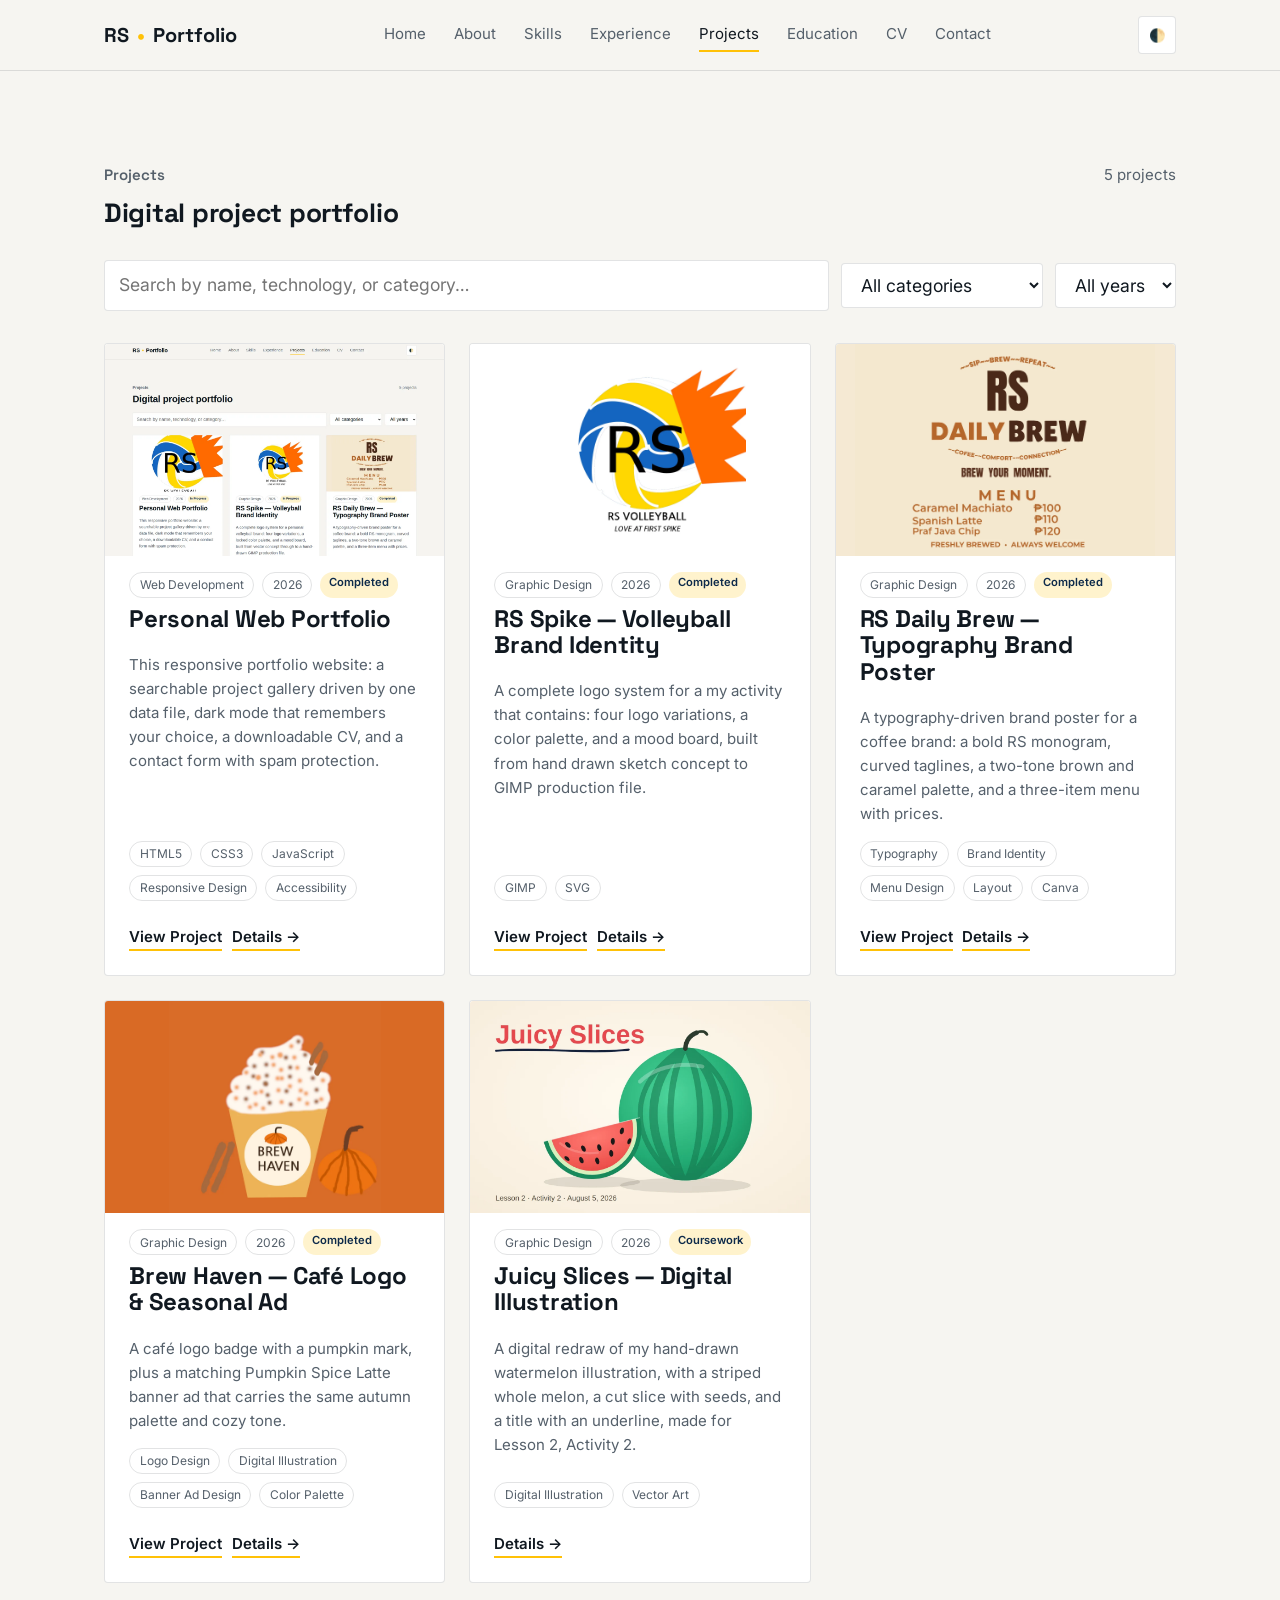
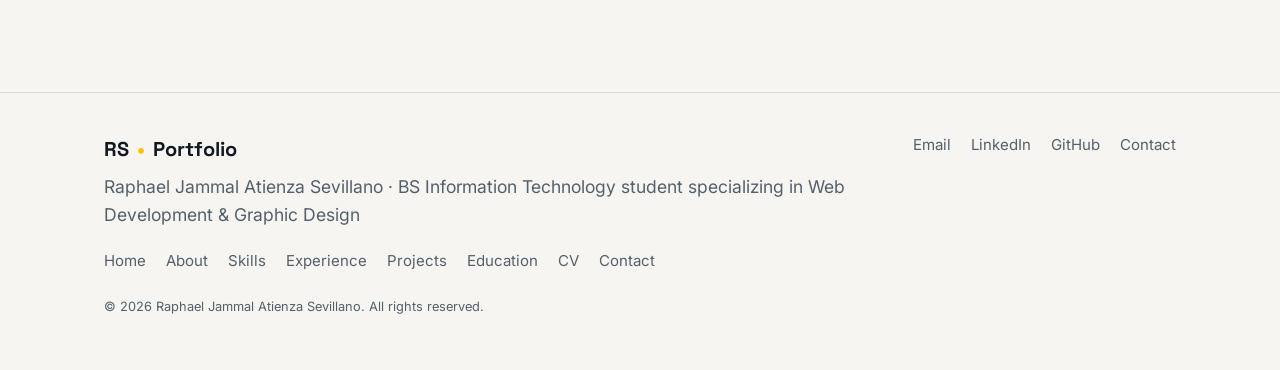
<file: projects.html>
<!DOCTYPE html>
<html lang="en">
<head>
<!-- Google tag (gtag.js) -->
<script async src="https://googletagmanager.com"></script>
<script>
  window.dataLayer = window.dataLayer || [];
  function gtag(){dataLayer.push(arguments);}
  gtag('js', new Date());

  gtag('config', 'G-WEVZQGVQ27');
</script>
<meta charset="UTF-8" />
<meta name="viewport" content="width=device-width, initial-scale=1.0" />
<title>Projects | Raphael Jammal A. Sevillano</title>
<meta name="description" content="Digital projects by Raphael Jammal A. Sevillano, searchable and filterable by category, technology, and year." />
<link rel="canonical" href="https://raphaelsevillano-cmd.github.io/projects.html" />
<meta property="og:type" content="website" />
<meta property="og:site_name" content="Raphael Jammal A. Sevillano — Portfolio" />
<meta property="og:title" content="Projects | Raphael Jammal A. Sevillano" />
<meta property="og:description" content="Digital projects by Raphael Jammal A. Sevillano, searchable and filterable by category, technology, and year." />
<meta property="og:url" content="https://raphaelsevillano-cmd.github.io/projects.html" />
<meta property="og:image" content="https://raphaelsevillano-cmd.github.io/assets/images/raprap.jpeg" />
<meta property="og:image:alt" content="Portrait of Raphael Jammal A. Sevillano" />
<meta name="twitter:card" content="summary_large_image" />
<meta name="twitter:title" content="Projects | Raphael Jammal A. Sevillano" />
<meta name="twitter:description" content="Digital projects by Raphael Jammal A. Sevillano, searchable and filterable by category, technology, and year." />
<meta name="twitter:image" content="https://raphaelsevillano-cmd.github.io/assets/images/raprap.jpeg" />
<link rel="icon" href="data:," />
<link rel="preconnect" href="https://fonts.googleapis.com" />
<link rel="preconnect" href="https://fonts.gstatic.com" crossorigin />
<link href="https://fonts.googleapis.com/css2?family=Space+Grotesk:wght@500;600;700&family=Inter:wght@400;500;600&display=swap" rel="stylesheet" />
<link rel="stylesheet" href="./css/style.css" />
</head>
<body>  

<header class="site-header">
  <nav class="nav"> 
    <a href="index.html" class="brand-mark">RS<span class="dot">•</span>Portfolio</a>
    <div class="nav-links" data-nav-links>
      <a href="index.html">Home</a>
      <a href="about.html">About</a>
      <a href="skills.html">Skills</a>
      <a href="experience.html">Experience</a>
      <a href="projects.html" aria-current="page">Projects</a>
      <a href="education.html">Education</a>
      <a href="about.html#cv">CV</a>
      <a href="contact.html">Contact</a>
    </div>
    <div class="nav-controls">
      <button class="theme-toggle" data-theme-toggle aria-label="Toggle dark mode">🌓</button>
      <button class="menu-btn" data-menu-toggle aria-label="Open menu" aria-expanded="false">
        <svg viewBox="0 0 24 24" fill="none" stroke="currentColor" stroke-width="2"><path d="M3 6h18M3 12h18M3 18h18"/></svg>
      </button>
    </div>
  </nav>
</header>

<main>
  <section>
    <div class="wrap">
      <div class="section-head">
        <div>
          <p class="eyebrow">Projects</p>
          <h1 style="margin-bottom:0;">Digital project portfolio</h1>
        </div>
        <span class="count" data-project-count></span>
      </div>

      <div class="filter-bar">
        <input type="search" placeholder="Search by name, technology, or category…" data-project-search aria-label="Search projects" />
        <select data-project-category aria-label="Filter by category">
          <option value="all">All categories</option>
        </select>
        <select data-project-year aria-label="Filter by year">
          <option value="all">All years</option>
        </select>
      </div>

      <div class="project-grid" data-project-grid data-base-path=""></div>
    </div>
  </section>
</main>

<!-- Project details popup -->
<dialog class="modal" id="project-dialog" aria-labelledby="project-dialog-title">
  <div class="modal-inner">
    <button type="button" class="modal-close" data-close-dialog aria-label="Close project details">×</button>
    <div id="project-dialog-body"></div>
  </div>
</dialog>

<footer class="site-footer">
  <div class="wrap">
    <div class="footer-grid">
      <div>
        <div class="brand-mark">RS<span class="dot">•</span>Portfolio</div>
        <p style="margin:0.5rem 0 0;">Raphael Jammal Atienza Sevillano · BS Information Technology student specializing in Web Development &amp; Graphic Design</p>
      </div>
      <div class="footer-links">
        <a href="mailto:rasevillano@ccc.edu.ph">Email</a>
        <a href="https://www.linkedin.com/in/raphael-sevillano-60b64a396/?isSelfProfile=true" target="_blank" rel="noopener">LinkedIn</a>
        <a href="https://github.com/RaphaelSevillano-cmd" target="_blank" rel="noopener">GitHub</a>
        <a href="contact.html">Contact</a>
      </div>
    </div>
    <nav class="footer-quick" aria-label="Footer">
      <a href="index.html">Home</a>
      <a href="about.html">About</a>
      <a href="skills.html">Skills</a>
      <a href="experience.html">Experience</a>
      <a href="projects.html">Projects</a>
      <a href="education.html">Education</a>
      <a href="about.html#cv">CV</a>
      <a href="contact.html">Contact</a>
    </nav>
    <p class="copyright">© 2026 Raphael Jammal Atienza Sevillano. All rights reserved.</p>
  </div>
</footer>

<script src="./projects-data.js"></script>
<script src="./main.js"></script>
<script src="./goatcounter.js"></script>
</body>
</html>
</file>
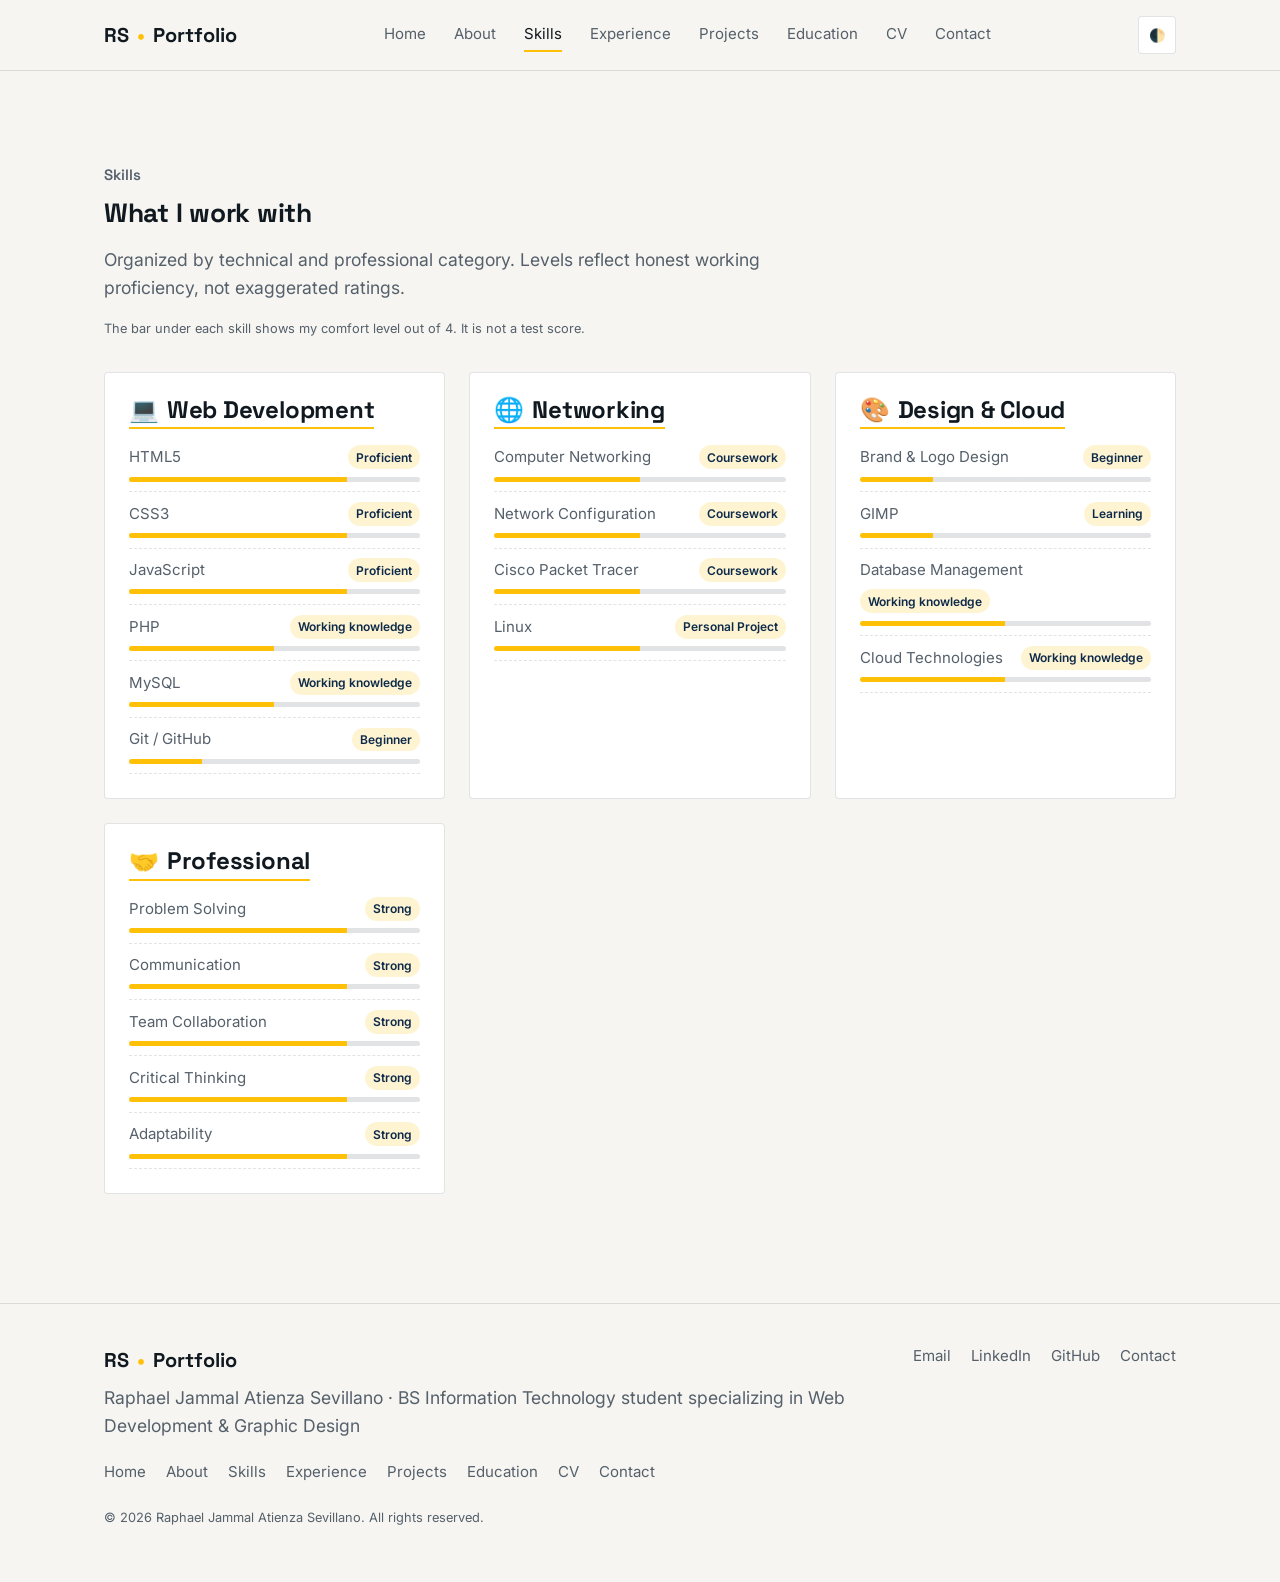
<file: skills.html>
<!DOCTYPE html>
<html lang="en">
<head>
   <!-- Google tag (gtag.js) -->
<script async src="https://googletagmanager.com"></script>
<script>
  window.dataLayer = window.dataLayer || [];
  function gtag(){dataLayer.push(arguments);}
  gtag('js', new Date());

  gtag('config', 'G-WEVZQGVQ27');
</script>
<meta charset="UTF-8" />
<meta name="viewport" content="width=device-width, initial-scale=1.0" />
<title>Skills | Raphael Jammal A. Sevillano</title>
<meta name="description" content="Technical and professional skills of Raphael Jammal A. Sevillano, organized by category." />
<link rel="canonical" href="https://raphaelsevillano-cmd.github.io/skills.html" />
<meta property="og:type" content="website" />
<meta property="og:site_name" content="Raphael Jammal A. Sevillano — Portfolio" />
<meta property="og:title" content="Skills | Raphael Jammal A. Sevillano" />
<meta property="og:description" content="Technical and professional skills of Raphael Jammal A. Sevillano, organized by category." />
<meta property="og:url" content="https://raphaelsevillano-cmd.github.io/skills.html" />
<meta property="og:image" content="https://raphaelsevillano-cmd.github.io/assets/images/raprap.jpeg" />
<meta property="og:image:alt" content="Portrait of Raphael Jammal A. Sevillano" />
<meta name="twitter:card" content="summary_large_image" />
<meta name="twitter:title" content="Skills | Raphael Jammal A. Sevillano" />
<meta name="twitter:description" content="Technical and professional skills of Raphael Jammal A. Sevillano, organized by category." />
<meta name="twitter:image" content="https://raphaelsevillano-cmd.github.io/assets/images/raprap.jpeg" />
<link rel="icon" href="data:," />
<link rel="preconnect" href="https://fonts.googleapis.com" />
<link rel="preconnect" href="https://fonts.gstatic.com" crossorigin />
<link href="https://fonts.googleapis.com/css2?family=Space+Grotesk:wght@500;600;700&family=Inter:wght@400;500;600&display=swap" rel="stylesheet" />
<link rel="stylesheet" href="./css/style.css" />
</head>
<body>
   
<header class="site-header">
  <nav class="nav"> 
    <a href="index.html" class="brand-mark">RS<span class="dot">•</span>Portfolio</a>
    <div class="nav-links" data-nav-links>
      <a href="index.html">Home</a>
      <a href="about.html">About</a>
      <a href="skills.html" aria-current="page">Skills</a>
      <a href="experience.html">Experience</a>
      <a href="projects.html">Projects</a>
      <a href="education.html">Education</a>
      <a href="about.html#cv">CV</a>
      <a href="contact.html">Contact</a>
    </div>
    <div class="nav-controls">
      <button class="theme-toggle" data-theme-toggle aria-label="Toggle dark mode">🌓</button>
      <button class="menu-btn" data-menu-toggle aria-label="Open menu" aria-expanded="false">
        <svg viewBox="0 0 24 24" fill="none" stroke="currentColor" stroke-width="2"><path d="M3 6h18M3 12h18M3 18h18"/></svg>
      </button>
    </div>
  </nav>
</header>

<main>
  <section>
    <div class="wrap">
      <p class="eyebrow">Skills</p>
      <h1>What I work with</h1>
      <p>Organized by technical and professional category. Levels reflect honest working proficiency, 
        not exaggerated ratings.</p>
      <p class="form-note">The bar under each skill shows my comfort level out of 4. It is not a test score.</p>

      <div class="mt-2 skills-grid">
        <div class="card skill-category">
          <h3><span aria-hidden="true">💻</span> Web Development</h3>
          <ul class="skill-list">
            <li>HTML5 <span class="level">Proficient</span><span class="meter" style="--lv:3" role="img" aria-label="Comfort level 3 out of 4"></span></li>
            <li>CSS3 <span class="level">Proficient</span><span class="meter" style="--lv:3" role="img" aria-label="Comfort level 3 out of 4"></span></li>
            <li>JavaScript <span class="level">Proficient</span><span class="meter" style="--lv:3" role="img" aria-label="Comfort level 3 out of 4"></span></li>
            <li>PHP <span class="level">Working knowledge</span><span class="meter" style="--lv:2" role="img" aria-label="Comfort level 2 out of 4"></span></li>
            <li>MySQL <span class="level">Working knowledge</span><span class="meter" style="--lv:2" role="img" aria-label="Comfort level 2 out of 4"></span></li>
            <li>Git / GitHub <span class="level">Beginner</span><span class="meter" style="--lv:1" role="img" aria-label="Comfort level 1 out of 4"></span></li>
          </ul>
        </div>

        <div class="card skill-category">
          <h3><span aria-hidden="true">🌐</span> Networking</h3>
          <ul class="skill-list">
            <li>Computer Networking <span class="level">Coursework</span><span class="meter" style="--lv:2" role="img" aria-label="Comfort level 2 out of 4"></span></li>
            <li>Network Configuration <span class="level">Coursework</span><span class="meter" style="--lv:2" role="img" aria-label="Comfort level 2 out of 4"></span></li>
            <li>Cisco Packet Tracer <span class="level">Coursework</span><span class="meter" style="--lv:2" role="img" aria-label="Comfort level 2 out of 4"></span></li>

            <li>Linux <span class="level">Personal Project</span><span class="meter" style="--lv:2" role="img" aria-label="Comfort level 2 out of 4"></span></li>
          </ul>
        </div>

        <div class="card skill-category">
          <h3><span aria-hidden="true">🎨</span> Design &amp; Cloud</h3>
          <ul class="skill-list">
            <li>Brand &amp; Logo Design <span class="level">Beginner</span><span class="meter" style="--lv:1" role="img" aria-label="Comfort level 1 out of 4"></span></li>
            <li>GIMP <span class="level">Learning</span><span class="meter" style="--lv:1" role="img" aria-label="Comfort level 1 out of 4"></span></li>
            <li>Database Management <span class="level">Working knowledge</span><span class="meter" style="--lv:2" role="img" aria-label="Comfort level 2 out of 4"></span></li>
            <li>Cloud Technologies <span class="level">Working knowledge</span><span class="meter" style="--lv:2" role="img" aria-label="Comfort level 2 out of 4"></span></li>
          </ul>
        </div>

        <div class="card skill-category">
          <h3><span aria-hidden="true">🤝</span> Professional</h3>
          <ul class="skill-list">
            <li>Problem Solving <span class="level">Strong</span><span class="meter" style="--lv:3" role="img" aria-label="Comfort level 3 out of 4"></span></li>
            <li>Communication <span class="level">Strong</span><span class="meter" style="--lv:3" role="img" aria-label="Comfort level 3 out of 4"></span></li>
            <li>Team Collaboration <span class="level">Strong</span><span class="meter" style="--lv:3" role="img" aria-label="Comfort level 3 out of 4"></span></li>
            <li>Critical Thinking <span class="level">Strong</span><span class="meter" style="--lv:3" role="img" aria-label="Comfort level 3 out of 4"></span></li>
            <li>Adaptability <span class="level">Strong</span><span class="meter" style="--lv:3" role="img" aria-label="Comfort level 3 out of 4"></span></li>

          </ul>
        </div>
      </div>
    </div>
  </section>
</main>

<footer class="site-footer">
  <div class="wrap">
    <div class="footer-grid">
      <div>
        <div class="brand-mark">RS<span class="dot">•</span>Portfolio</div>
        <p style="margin:0.5rem 0 0;">Raphael Jammal Atienza Sevillano · BS Information Technology student specializing in Web Development &amp; Graphic Design</p>
      </div>
      <div class="footer-links">
        <a href="mailto:rasevillano@ccc.edu.ph">Email</a>
        <a href="https://www.linkedin.com/in/raphael-sevillano-60b64a396/?isSelfProfile=true" target="_blank" rel="noopener">LinkedIn</a>
        <a href="https://github.com/RaphaelSevillano-cmd" target="_blank" rel="noopener">GitHub</a>
        <a href="contact.html">Contact</a>
      </div>
    </div>
    <nav class="footer-quick" aria-label="Footer">
      <a href="index.html">Home</a>
      <a href="about.html">About</a>
      <a href="skills.html">Skills</a>
      <a href="experience.html">Experience</a>
      <a href="projects.html">Projects</a>
      <a href="education.html">Education</a>
      <a href="about.html#cv">CV</a>
      <a href="contact.html">Contact</a>
    </nav>
    <p class="copyright">© 2026 Raphael Jammal Atienza Sevillano. All rights reserved.</p>
  </div>
</footer>

<script src="./main.js"></script>
<script src="./goatcounter.js"></script>
</body>
</html>
</file>
<file: css/style.css>
/* ==========================================================================
   RS PORTFOLIO — Design System
   Palette pulled from the "RS Spike" personal brand: deep court navy + gold.
   ========================================================================== */

:root {
  /* Color tokens */
  --navy-950: #081521;
  --navy-900: #0d2a4a;
  --navy-800: #123763;
  --navy-700: #1b4b82;
  --gold-500: #ffc107;
  --gold-400: #ffd54f; 
  --ink: #101820;
  --paper: #f6f5f1;
  --paper-dim: #ebe9e3;
  --slate-600: #55606b;
  --slate-400: #8a94a0;
  --line: rgba(16, 24, 32, 0.12);
  --white: #ffffff;

  /* Semantic (light mode default) */
  --bg: var(--paper);
  --bg-raised: var(--white);
  --text: var(--ink);
  --text-dim: var(--slate-600);
  --border: var(--line);
  --accent: var(--gold-500);
  --brand: var(--navy-900);
  --brand-contrast: var(--white);

  /* Type */
  --font-display: "Space Grotesk", "Segoe UI", sans-serif;
  --font-body: "Inter", "Segoe UI", sans-serif;

  /* Scale */
  --step-1: clamp(0.85rem, 0.82rem + 0.15vw, 0.95rem);
  --step0: clamp(1rem, 0.96rem + 0.2vw, 1.1rem);
  --step1: clamp(1.25rem, 1.15rem + 0.5vw, 1.5rem);
  --step2: clamp(1.65rem, 1.4rem + 1.2vw, 2.2rem);
  --step3: clamp(2.2rem, 1.7rem + 2.2vw, 3.4rem);
  --step4: clamp(2.8rem, 2rem + 3.8vw, 4.8rem);

  --radius: 4px;
  --maxw: 1120px;
}

[data-theme="dark"] {
  --bg: var(--navy-950);
  --bg-raised: #0f2138;
  --text: #eef1f4;
  --text-dim: #a9b4c0;
  --border: rgba(255, 255, 255, 0.12);
  --brand: var(--gold-500);
  --brand-contrast: var(--navy-950);
}

@media (prefers-color-scheme: dark) {
  :root:not([data-theme="light"]) {
    --bg: var(--navy-950);
    --bg-raised: #0f2138;
    --text: #eef1f4;
    --text-dim: #a9b4c0;
    --border: rgba(255, 255, 255, 0.12);
    --brand: var(--gold-500);
    --brand-contrast: var(--navy-950);
  }
}

* { box-sizing: border-box; }
html { scroll-behavior: smooth; }

body {
  margin: 0;
  background: var(--bg);
  color: var(--text);
  font-family: var(--font-body);
  font-size: var(--step0);
  line-height: 1.6;
  -webkit-font-smoothing: antialiased;
  transition: background 0.25s ease, color 0.25s ease;
}

img { max-width: 100%; display: block; }

a { color: inherit; text-decoration: none; }

h1, h2, h3, h4 {
  font-family: var(--font-display);
  line-height: 1.1;
  margin: 0 0 0.5em;
  letter-spacing: -0.01em;
}

p { max-width: 68ch; color: var(--text-dim); }

.wrap {
  max-width: var(--maxw);
  margin: 0 auto;
  padding: 0 1.5rem;
}

section { padding: clamp(3rem, 6vw, 6rem) 0; }

/* Court-line motif: thin dividing rules like a volleyball court boundary */
.court-rule {
  height: 3px;
  background: linear-gradient(90deg, var(--gold-500) 0 48px, transparent 48px);
  background-size: 64px 3px;
  border: 0;
  margin: 0;
  opacity: 0.9;
}

/* ---------- Header / Nav ---------- */
header.site-header {
  position: sticky;
  top: 0;
  z-index: 40;
  background: var(--bg);
  border-bottom: 1px solid var(--border);
}

.nav {
  display: flex;
  align-items: center;
  justify-content: space-between;
  padding: 1rem 1.5rem;
  max-width: var(--maxw);
  margin: 0 auto;
}

.brand-mark {
  font-family: var(--font-display);
  font-weight: 700;
  font-size: 1.25rem;
  display: flex;
  align-items: center;
  gap: 0.5rem;
}

.brand-mark .dot { color: var(--gold-500); }

.nav-links {
  display: flex;
  gap: 1.75rem;
  align-items: center;
}

.nav-links a {
  font-size: var(--step-1);
  color: var(--text-dim);
  padding: 0.25rem 0;
  border-bottom: 2px solid transparent;
}

.nav-links a:hover,
.nav-links a[aria-current="page"] {
  color: var(--text);
  border-bottom-color: var(--gold-500);
}

.nav-controls { display: flex; align-items: center; gap: 0.75rem; }

.theme-toggle {
  background: var(--bg-raised);
  border: 1px solid var(--border);
  border-radius: var(--radius);
  width: 38px;
  height: 38px;
  display: grid;
  place-items: center;
  cursor: pointer;
  color: var(--text);
}

.menu-btn {
  display: none;
  background: none;
  border: none;
  cursor: pointer;
  color: var(--text);
  padding: 0.4rem;
}
.menu-btn svg { width: 24px; height: 24px; }

@media (max-width: 800px) {
  .nav-links {
    position: fixed;
    inset: 64px 0 0 0;
    background: var(--bg);
    flex-direction: column;
    align-items: flex-start;
    padding: 1.5rem;
    gap: 1.25rem;
    transform: translateY(-8px);
    opacity: 0;
    pointer-events: none;
    transition: opacity 0.2s ease, transform 0.2s ease;
    border-top: 1px solid var(--border);
  }
  .nav-links.open {
    opacity: 1;
    transform: translateY(0);
    pointer-events: auto;
  }
  .menu-btn { display: block; }
}

/* ---------- Buttons ---------- */
.btn {
  display: inline-flex;
  align-items: center;
  gap: 0.5rem;
  padding: 0.75rem 1.4rem;
  border-radius: var(--radius);
  font-weight: 600;
  font-size: var(--step-1);
  border: 1px solid transparent;
  cursor: pointer;
  transition: transform 0.15s ease, background 0.15s ease, border-color 0.15s ease;
}
.btn:active { transform: translateY(1px); }

.btn-primary {
  background: var(--gold-500);
  color: var(--ink);
}
.btn-primary:hover { background: var(--gold-400); }

.btn-outline {
  background: transparent;
  border-color: var(--border);
  color: var(--text);
}
.btn-outline:hover { border-color: var(--text-dim); }

.btn-ghost {
  background: transparent;
  color: var(--text-dim);
  padding: 0.75rem 0.25rem;
}
.btn-ghost:hover { color: var(--text); }

/* ---------- Hero ---------- */
.hero {
  position: relative;
  padding: clamp(3.5rem, 9vw, 8rem) 0 clamp(2.5rem, 5vw, 4rem);
  overflow: hidden;
}

.hero::before {
  /* Subtle volleyball-court boundary lines in the background */
  content: "";
  position: absolute;
  inset: 0;
  pointer-events: none;
  background-image:
    linear-gradient(var(--border) 1px, transparent 1px),
    linear-gradient(90deg, var(--border) 1px, transparent 1px);
  background-size: 56px 56px;
  mask-image: radial-gradient(ellipse 80% 60% at 70% 20%, black, transparent);
  opacity: 0.6;
}

.hero-grid {
  position: relative;
  display: grid;
  grid-template-columns: 1.2fr 0.8fr;
  gap: 3rem;
  align-items: center;
}

@media (max-width: 820px) {
  .hero-grid { grid-template-columns: 1fr; }
}

.eyebrow {
  font-family: var(--font-display);
  font-weight: 600;
  color: var(--text-dim);
  font-size: var(--step-1);
  margin-bottom: 0.75rem;
}

.hero h1 { font-size: var(--step4); }
.hero .tagline { font-size: var(--step1); color: var(--text-dim); margin-bottom: 1.75rem; }

.hero-actions { display: flex; gap: 0.85rem; flex-wrap: wrap; }

.portrait-frame {
  position: relative;
  border: 2px solid var(--gold-500);
  border-radius: var(--radius);
  padding: 10px;
}
.portrait-frame img {
  width: 100%;
  aspect-ratio: 4/5;
  object-fit: cover;
  border-radius: 2px;
  background: var(--bg-raised);
}

/* ---------- Section headers ---------- */
.section-head {
  display: flex;
  align-items: baseline;
  justify-content: space-between;
  gap: 1rem;
  margin-bottom: 2rem;
  flex-wrap: wrap;
}
.section-head h2 { font-size: var(--step3); }
.section-head .count { color: var(--text-dim); font-size: var(--step-1); }

/* ---------- Cards ---------- */
.card {
  background: var(--bg-raised);
  border: 1px solid var(--border);
  border-radius: var(--radius);
  padding: 1.5rem;
}

/* ---------- Skills ---------- */
.skills-grid {
  display: grid;
  grid-template-columns: repeat(auto-fit, minmax(260px, 1fr));
  gap: 1.5rem;
}
.skill-category h3 {
  font-size: var(--step1);
  border-bottom: 2px solid var(--gold-500);
  display: inline-block;
  padding-bottom: 0.25rem;
  margin-bottom: 1rem;
}
.skill-list { list-style: none; padding: 0; margin: 0; display: flex; flex-direction: column; gap: 0.6rem; }
.skill-list li {
  display: flex;
  justify-content: space-between;
  align-items: center;
  font-size: var(--step-1);
  color: var(--text-dim);
  border-bottom: 1px dashed var(--border);
  padding-bottom: 0.6rem;
}
.skill-list li span.level {
  font-size: 0.75rem;
  color: var(--brand);
  background: color-mix(in srgb, var(--gold-500) 18%, transparent);
  padding: 0.15rem 0.5rem;
  border-radius: 999px;
  font-weight: 600;
}

/* ---------- Projects ---------- */
.filter-bar {
  display: flex;
  gap: 0.75rem;
  flex-wrap: wrap;
  margin-bottom: 2rem;
  align-items: center;
}
.filter-bar input[type="search"],
.filter-bar select {
  font: inherit;
  padding: 0.65rem 0.9rem;
  border-radius: var(--radius);
  border: 1px solid var(--border);
  background: var(--bg-raised);
  color: var(--text);
}
.filter-bar input[type="search"] { flex: 1 1 240px; }

.project-grid {
  display: grid;
  grid-template-columns: repeat(auto-fill, minmax(300px, 1fr));
  gap: 1.5rem;
}

.project-card {
  display: flex;
  flex-direction: column;
  overflow: hidden;
  transition: border-color 0.15s ease;
}
.project-card:hover { border-color: var(--gold-500); }

.project-thumb {
  aspect-ratio: 16/10;
  background: var(--navy-900);
  display: grid;
  place-items: center;
  color: var(--gold-500);
  font-family: var(--font-display);
  font-size: var(--step1);
  margin: -1.5rem -1.5rem 1rem;
}

.project-meta {
  display: flex;
  gap: 0.5rem;
  flex-wrap: wrap;
  font-size: 0.75rem;
  color: var(--text-dim);
  margin-bottom: 0.5rem;
}
.tag {
  border: 1px solid var(--border);
  border-radius: 999px;
  padding: 0.15rem 0.6rem;
}
.project-card h3 { font-size: var(--step1); margin-bottom: 0.35rem; }
.project-card p { font-size: var(--step-1); flex: 1; }
.status {
  font-size: 0.7rem;
  font-weight: 600;
  text-transform: none;
  padding: 0.15rem 0.55rem;
  border-radius: 999px;
  background: color-mix(in srgb, var(--gold-500) 20%, transparent);
  color: var(--brand);
}
.project-links { display: flex; gap: 0.6rem; margin-top: 1rem; flex-wrap: wrap; }
.project-links a { font-size: var(--step-1); font-weight: 600; border-bottom: 2px solid var(--gold-500); }

.empty-state {
  padding: 3rem 1rem;
  text-align: center;
  color: var(--text-dim);
  border: 1px dashed var(--border);
  border-radius: var(--radius);
}

/* ---------- Timeline (Experience / Education) ---------- */
.timeline { position: relative; padding-left: 2rem; border-left: 2px solid var(--border); }
.timeline-item { position: relative; padding-bottom: 2.5rem; }
.timeline-item:last-child { padding-bottom: 0; }
.timeline-item::before {
  content: "";
  position: absolute;
  left: -2.4rem;
  top: 0.3rem;
  width: 12px;
  height: 12px;
  border-radius: 50%;
  background: var(--gold-500);
  border: 3px solid var(--bg);
  outline: 2px solid var(--gold-500);
}
.timeline-item .dates { font-size: var(--step-1); color: var(--text-dim); font-weight: 600; }
.timeline-item h3 { font-size: var(--step1); margin-bottom: 0.1rem; }
.timeline-item .org { color: var(--text-dim); margin-bottom: 0.5rem; font-size: var(--step-1); }
.timeline-item ul { padding-left: 1.1rem; color: var(--text-dim); font-size: var(--step-1); }

/* ---------- About ---------- */
.about-grid {
  display: grid;
  grid-template-columns: 1fr 1fr;
  gap: 2.5rem;
}
@media (max-width: 800px) { .about-grid { grid-template-columns: 1fr; } }
.info-list { list-style: none; padding: 0; margin: 0; display: grid; gap: 0.75rem; }
.info-list > div { display: flex; gap: 0.5rem; font-size: var(--step-1); }
.info-list dd { margin: 0; color: var(--text); }
.info-list dt { color: var(--text-dim); min-width: 9rem; font-weight: 600; }

/* ---------- Contact ---------- */
.contact-grid { display: grid; grid-template-columns: 1fr 1fr; gap: 2.5rem; }
@media (max-width: 800px) { .contact-grid { grid-template-columns: 1fr; } }
.field { margin-bottom: 1.1rem; display: flex; flex-direction: column; gap: 0.4rem; }
.field label { font-size: var(--step-1); font-weight: 600; }
.field input, .field textarea {
  font: inherit;
  padding: 0.75rem 0.9rem;
  border-radius: var(--radius);
  border: 1px solid var(--border);
  background: var(--bg-raised);
  color: var(--text);
}
.field textarea { resize: vertical; min-height: 120px; }
.hp-field { position: absolute; left: -9999px; }
.form-note { font-size: 0.8rem; color: var(--text-dim); margin-top: 0.5rem; }
.contact-list { list-style: none; padding: 0; margin: 0 0 1.5rem; display: grid; gap: 0.85rem; }
.contact-list a:hover { color: var(--brand); }

/* ---------- CV section ---------- */
.cv-box {
  display: flex;
  justify-content: space-between;
  align-items: center;
  flex-wrap: wrap;
  gap: 1rem;
  background: var(--navy-900);
  color: var(--white);
  padding: 2rem;
  border-radius: var(--radius);
}
.cv-box p { color: rgba(255,255,255,0.75); margin: 0.3rem 0 0; }
.cv-box .btn-outline { color: inherit; border-color: rgba(255,255,255,0.35); }
[data-theme="dark"] .cv-box { background: var(--bg-raised); border: 1px solid var(--border); color: var(--text); }
[data-theme="dark"] .cv-box p { color: var(--text-dim); }
[data-theme="dark"] .cv-box .btn-outline { border-color: var(--border); }
@media (prefers-color-scheme: dark) {
  :root:not([data-theme="light"]) .cv-box { background: var(--bg-raised); border: 1px solid var(--border); color: var(--text); }
  :root:not([data-theme="light"]) .cv-box p { color: var(--text-dim); }
  :root:not([data-theme="light"]) .cv-box .btn-outline { border-color: var(--border); }
}

/* ---------- Footer ---------- */
footer.site-footer {
  border-top: 1px solid var(--border);
  padding: 2.5rem 0;
  margin-top: 2rem;
}
.footer-grid {
  display: flex;
  justify-content: space-between;
  flex-wrap: wrap;
  gap: 1.5rem;
}
.footer-links { display: flex; gap: 1.25rem; flex-wrap: wrap; }
.footer-links a { color: var(--text-dim); font-size: var(--step-1); }
.footer-links a:hover { color: var(--text); }
.copyright { color: var(--text-dim); font-size: 0.8rem; margin-top: 1.5rem; }

/* ---------- Utility ---------- */
.text-center { text-align: center; }
.mt-2 { margin-top: 2rem; }
.stack { display: flex; flex-direction: column; gap: 1rem; }
:focus-visible { outline: 2px solid var(--gold-500); outline-offset: 2px; }

@media (prefers-reduced-motion: reduce) {
  * { animation: none !important; transition: none !important; scroll-behavior: auto !important; }
}

/* ---------- Project images + detail pages ---------- */
.project-thumb.has-img { position: relative; display: block; padding: 0; overflow: hidden; background: #fff; }
.project-thumb img { position: absolute; inset: 0; width: 100%; height: 100%; }
.thumb-cover img { object-fit: cover; }
.thumb-contain img { object-fit: contain; }
.detail-grid { display: grid; grid-template-columns: 1.1fr 0.9fr; gap: 2.5rem; align-items: start; }
@media (max-width: 800px) { .detail-grid { grid-template-columns: 1fr; } }
.detail-figure { margin: 0 0 1.5rem; }
.detail-figure img { width: 100%; height: auto; border: 1px solid var(--border); border-radius: var(--radius); background: #fff; }
.detail-figure figcaption { font-size: 0.8rem; color: var(--text-dim); margin-top: 0.4rem; }
.detail-section h2 { font-size: var(--step2); margin-top: 2rem; }
.detail-section ul { color: var(--text-dim); padding-left: 1.2rem; }
.skip-link { position: absolute; left: -9999px; top: 0; background: var(--gold-500); color: var(--ink); padding: 0.6rem 1rem; z-index: 100; font-weight: 600; }
.skip-link:focus { left: 0.5rem; top: 0.5rem; }

/* ---------- Details popup ---------- */
.link-btn { background: none; border: 0; padding: 0; font: inherit; font-size: var(--step-1); font-weight: 600; color: inherit; cursor: pointer; border-bottom: 2px solid var(--gold-500); }
.modal { border: 1px solid var(--border); border-radius: var(--radius); background: var(--bg); color: var(--text); width: min(920px, calc(100% - 2rem)); max-height: calc(100% - 2rem); padding: 0; }
.modal::backdrop { background: rgba(8, 21, 33, 0.7); }
.modal-inner { padding: 2rem; position: relative; }
.modal-close { position: absolute; top: 0.75rem; right: 0.75rem; width: 38px; height: 38px; border-radius: var(--radius); border: 1px solid var(--border); background: var(--bg-raised); color: var(--text); font-size: 1.25rem; line-height: 1; cursor: pointer; }
.modal h2 { font-size: var(--step2); padding-right: 3rem; }
.detail-section h3 { font-size: var(--step1); margin-top: 1.5rem; }
body:has(dialog[open]) { overflow: hidden; }

/* ---------- Skill meters, credentials, footer quick links ---------- */
.skill-list li { flex-wrap: wrap; row-gap: 0.45rem; }
.skill-list .meter { flex: 0 0 100%; height: 5px; border-radius: 999px; background: linear-gradient(90deg, var(--gold-500) calc(var(--lv, 1) * 25%), var(--border) 0); }
.skill-category h3 span { margin-right: 0.15rem; }
.cred-list { margin: 0; padding-left: 1.1rem; color: var(--text-dim); display: grid; gap: 0.6rem; }
.cred-list strong { color: var(--text); }
.timeline-item li.accomplishment { margin-top: 0.4rem; color: var(--text); list-style: none; margin-left: -1.1rem; padding-left: 0.75rem; border-left: 3px solid var(--gold-500); }
.footer-quick { display: flex; gap: 1.25rem; flex-wrap: wrap; margin-top: 1.25rem; }
.footer-quick a { color: var(--text-dim); font-size: var(--step-1); }
.footer-quick a:hover { color: var(--text); }
</file>
